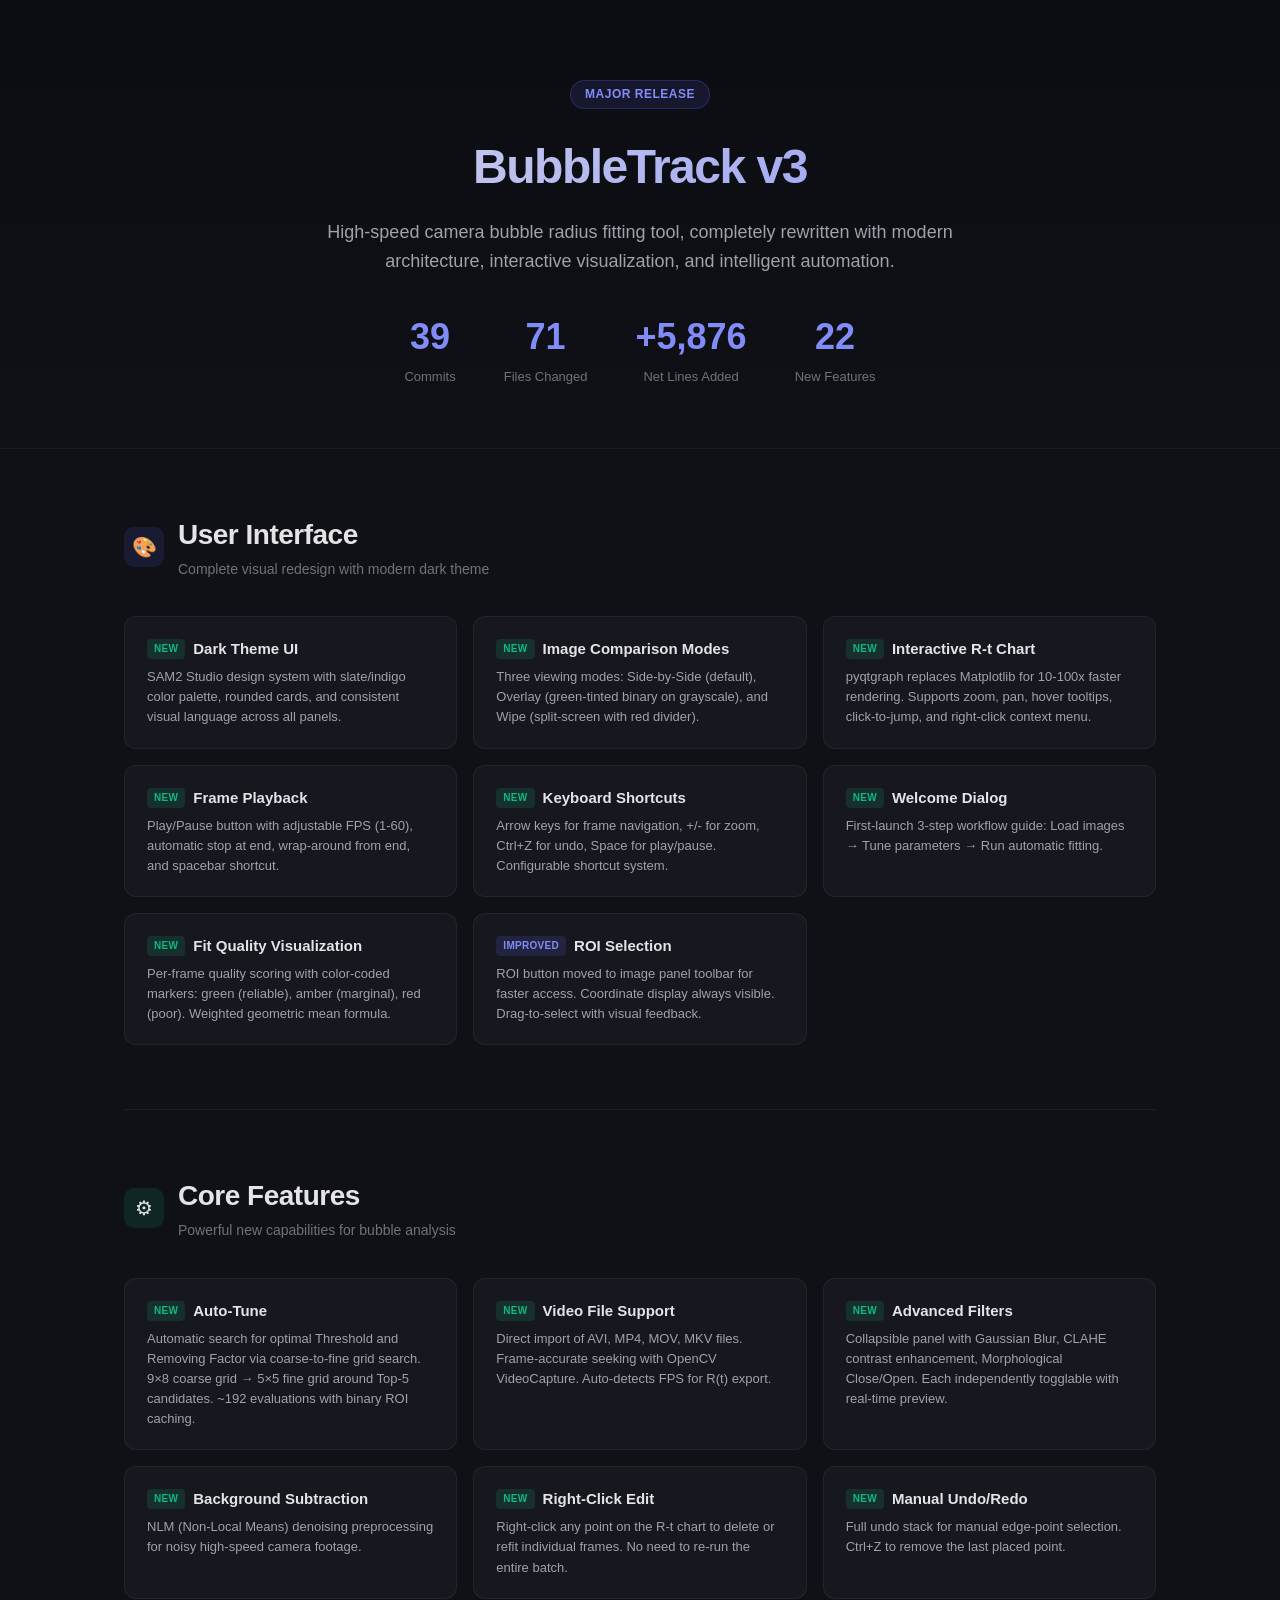
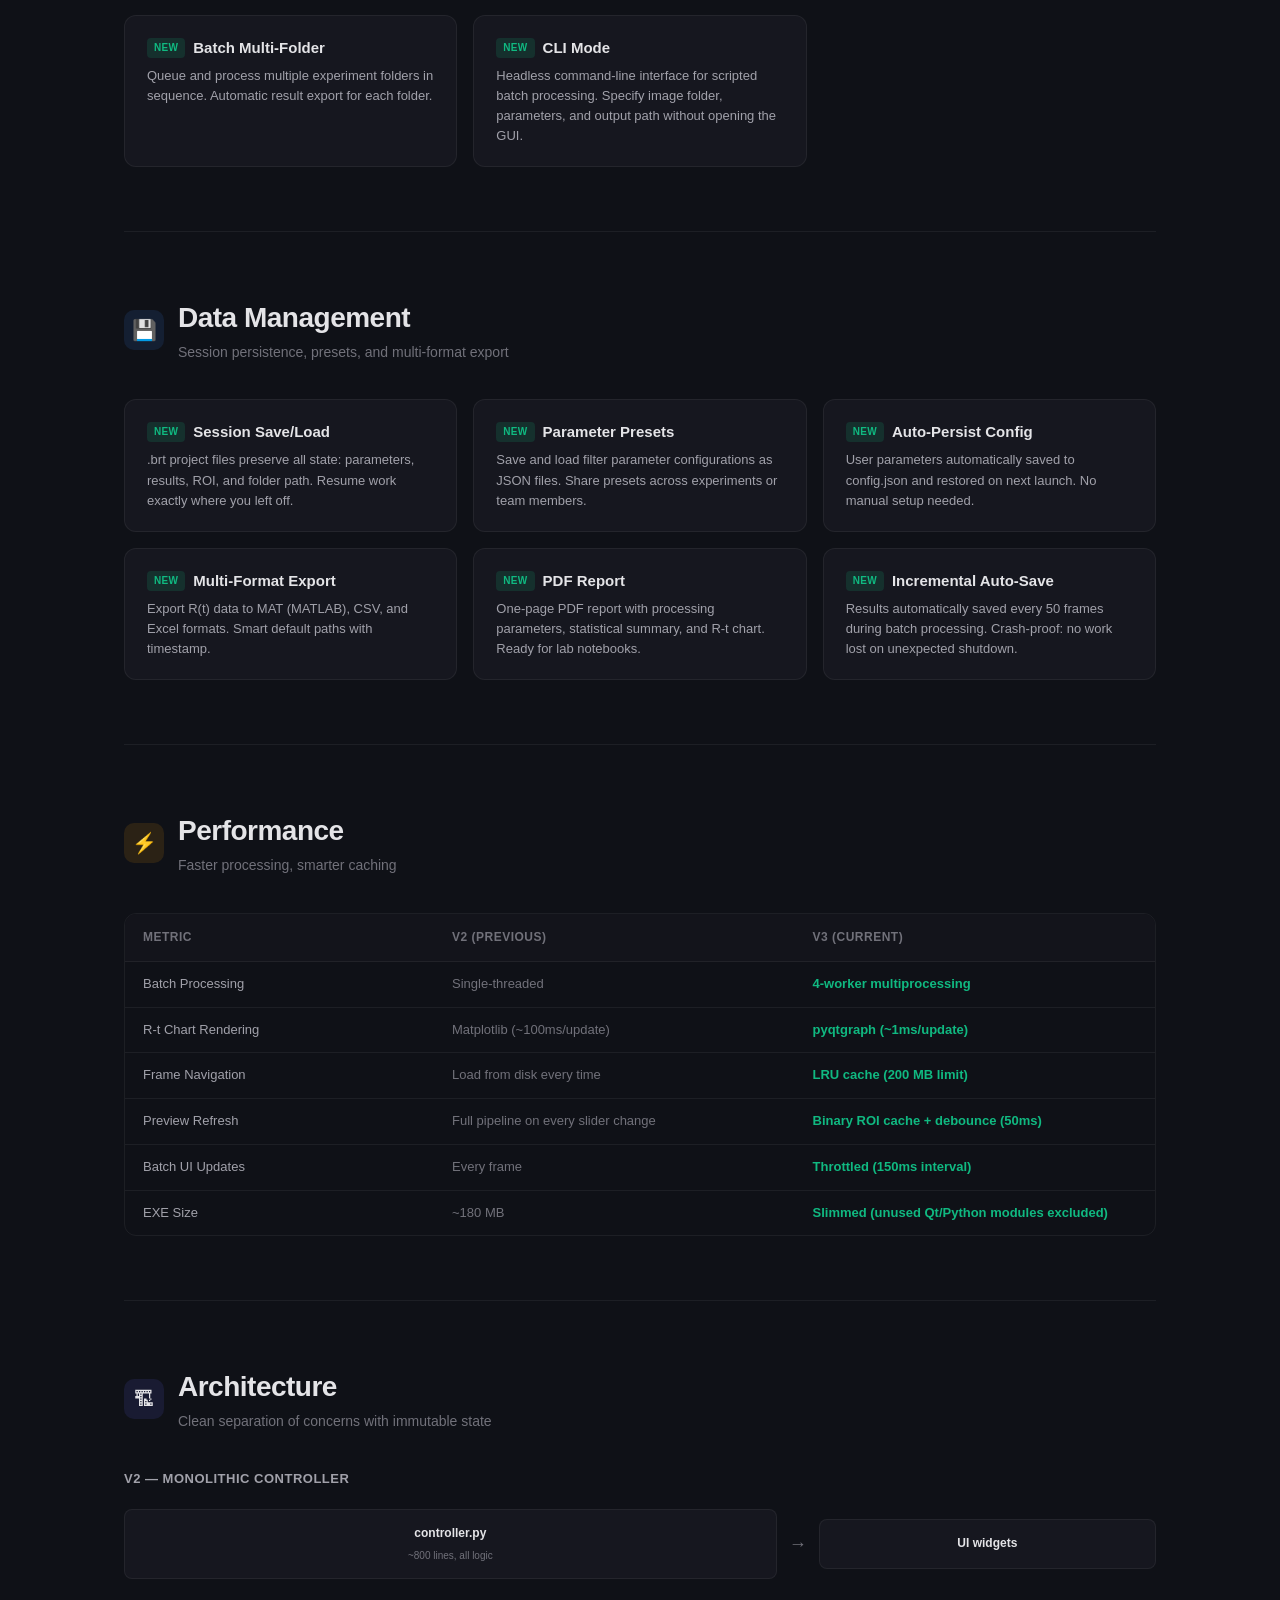
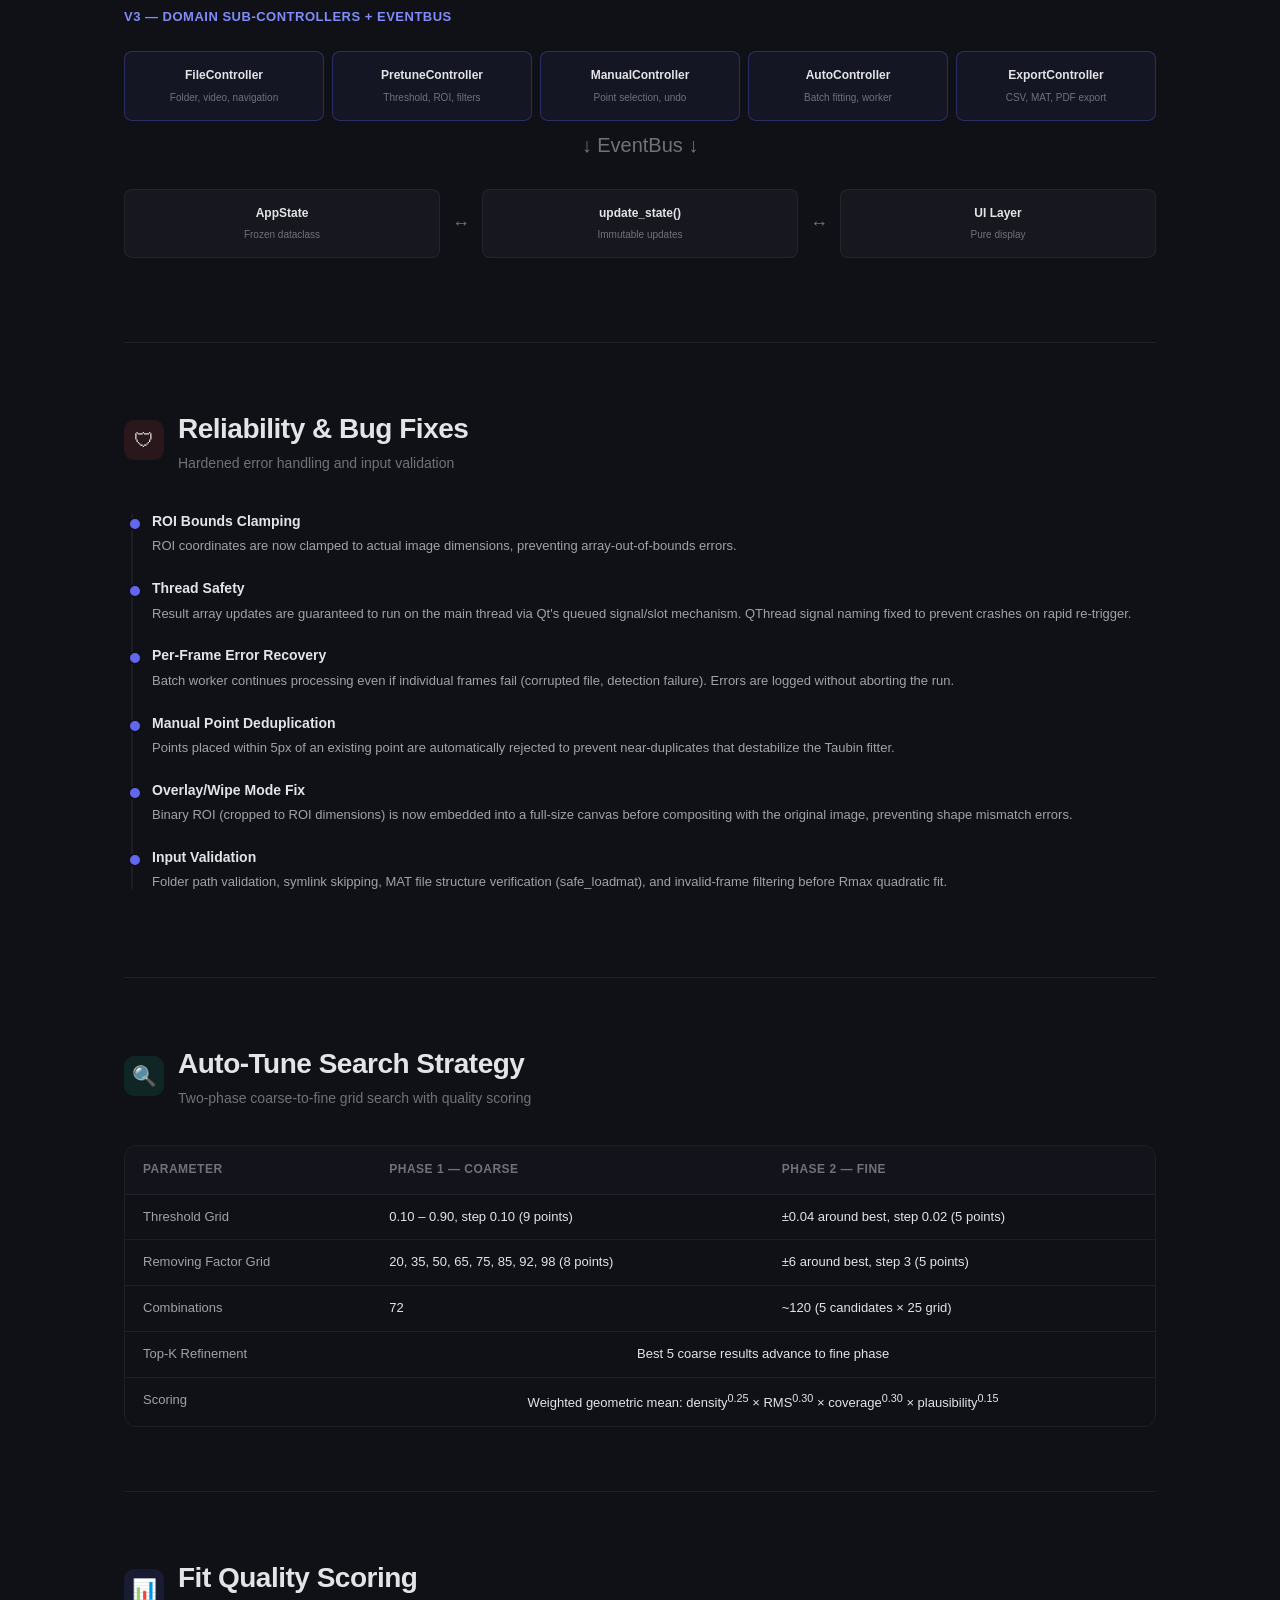
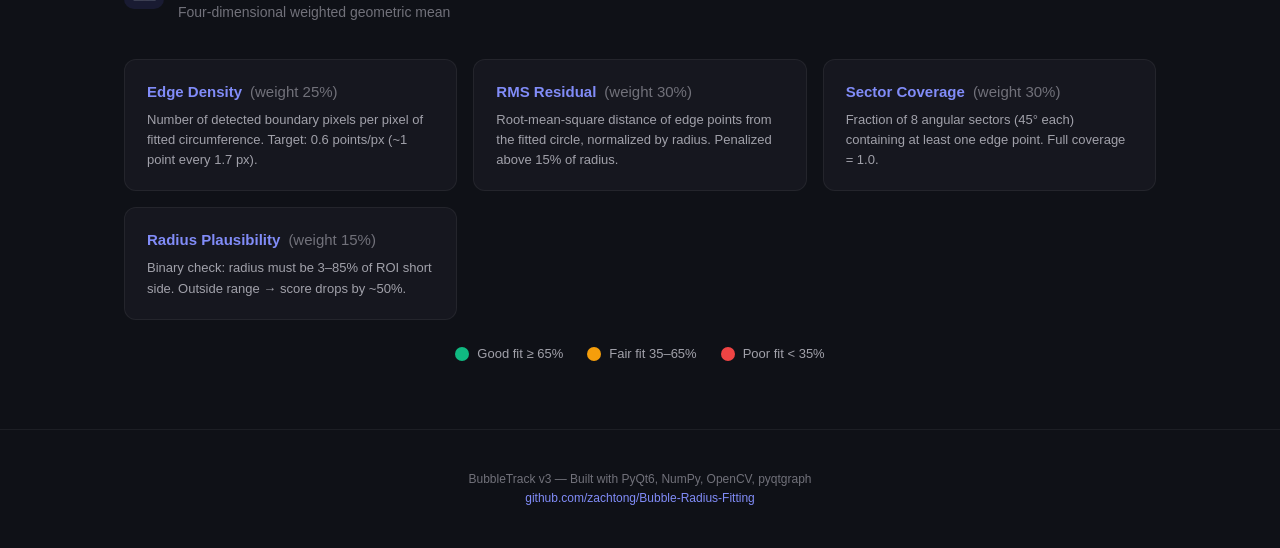
<file: docs/release-notes-v3.html>
<!DOCTYPE html>
<html lang="en">
<head>
<meta charset="UTF-8">
<meta name="viewport" content="width=device-width, initial-scale=1.0">
<title>BubbleTrack v3 — Release Notes</title>
<style>
  :root {
    --bg: #0f1117;
    --surface: #13141b;
    --card: #16171f;
    --border: rgba(255,255,255,0.06);
    --text: #e4e4e7;
    --dim: #a1a1aa;
    --muted: #71717a;
    --indigo: #6366f1;
    --indigo-light: #818cf8;
    --green: #10b981;
    --amber: #f59e0b;
    --red: #ef4444;
    --blue: #3b82f6;
  }

  * { margin: 0; padding: 0; box-sizing: border-box; }

  body {
    font-family: "Segoe UI", "Inter", -apple-system, sans-serif;
    background: var(--bg);
    color: var(--text);
    line-height: 1.6;
    -webkit-font-smoothing: antialiased;
  }

  /* ── Hero ── */
  .hero {
    text-align: center;
    padding: 80px 24px 60px;
    background: linear-gradient(180deg, #0c0d12 0%, var(--bg) 100%);
    border-bottom: 1px solid var(--border);
  }
  .hero-badge {
    display: inline-block;
    background: rgba(99,102,241,0.12);
    color: var(--indigo-light);
    font-size: 12px;
    font-weight: 600;
    padding: 4px 14px;
    border-radius: 100px;
    border: 1px solid rgba(99,102,241,0.25);
    margin-bottom: 20px;
    letter-spacing: 0.5px;
    text-transform: uppercase;
  }
  .hero h1 {
    font-size: 48px;
    font-weight: 800;
    letter-spacing: -1.5px;
    margin-bottom: 12px;
    background: linear-gradient(135deg, #e4e4e7, #818cf8);
    -webkit-background-clip: text;
    -webkit-text-fill-color: transparent;
    background-clip: text;
  }
  .hero p {
    color: var(--dim);
    font-size: 18px;
    max-width: 640px;
    margin: 0 auto 32px;
  }
  .hero-stats {
    display: flex;
    justify-content: center;
    gap: 48px;
    flex-wrap: wrap;
  }
  .stat { text-align: center; }
  .stat-number {
    font-size: 36px;
    font-weight: 800;
    color: var(--indigo-light);
  }
  .stat-label {
    font-size: 13px;
    color: var(--muted);
    margin-top: 2px;
  }

  /* ── Layout ── */
  .container {
    max-width: 1080px;
    margin: 0 auto;
    padding: 0 24px;
  }

  /* ── Section ── */
  .section {
    padding: 64px 0;
    border-bottom: 1px solid var(--border);
  }
  .section:last-child { border-bottom: none; }

  .section-header {
    display: flex;
    align-items: center;
    gap: 14px;
    margin-bottom: 36px;
  }
  .section-icon {
    width: 40px;
    height: 40px;
    border-radius: 10px;
    display: flex;
    align-items: center;
    justify-content: center;
    font-size: 20px;
    flex-shrink: 0;
  }
  .section-icon.indigo { background: rgba(99,102,241,0.12); }
  .section-icon.green  { background: rgba(16,185,129,0.12); }
  .section-icon.amber  { background: rgba(245,158,11,0.12); }
  .section-icon.blue   { background: rgba(59,130,246,0.12); }
  .section-icon.red    { background: rgba(239,68,68,0.12); }

  .section-title {
    font-size: 28px;
    font-weight: 700;
    letter-spacing: -0.5px;
  }
  .section-subtitle {
    font-size: 14px;
    color: var(--muted);
  }

  /* ── Feature grid ── */
  .feature-grid {
    display: grid;
    grid-template-columns: repeat(auto-fill, minmax(310px, 1fr));
    gap: 16px;
  }

  .feature-card {
    background: var(--card);
    border: 1px solid var(--border);
    border-radius: 12px;
    padding: 20px 22px;
    transition: border-color 0.2s, transform 0.15s;
  }
  .feature-card:hover {
    border-color: rgba(99,102,241,0.25);
    transform: translateY(-2px);
  }

  .feature-card h3 {
    font-size: 15px;
    font-weight: 600;
    margin-bottom: 6px;
    display: flex;
    align-items: center;
    gap: 8px;
  }
  .feature-card p {
    font-size: 13px;
    color: var(--dim);
    line-height: 1.55;
  }

  .tag {
    display: inline-block;
    font-size: 10px;
    font-weight: 700;
    padding: 2px 7px;
    border-radius: 4px;
    text-transform: uppercase;
    letter-spacing: 0.3px;
    vertical-align: middle;
  }
  .tag.new      { background: rgba(16,185,129,0.15); color: var(--green); }
  .tag.improved { background: rgba(99,102,241,0.15); color: var(--indigo-light); }
  .tag.perf     { background: rgba(245,158,11,0.15); color: var(--amber); }
  .tag.fix      { background: rgba(239,68,68,0.15); color: var(--red); }

  /* ── Comparison table ── */
  .compare-table {
    width: 100%;
    border-collapse: separate;
    border-spacing: 0;
    border: 1px solid var(--border);
    border-radius: 12px;
    overflow: hidden;
  }
  .compare-table th {
    background: var(--surface);
    font-size: 12px;
    font-weight: 700;
    text-transform: uppercase;
    letter-spacing: 0.5px;
    color: var(--muted);
    padding: 14px 18px;
    text-align: left;
    border-bottom: 1px solid var(--border);
  }
  .compare-table td {
    padding: 12px 18px;
    font-size: 13px;
    border-bottom: 1px solid var(--border);
    vertical-align: top;
  }
  .compare-table tr:last-child td { border-bottom: none; }
  .compare-table tr:hover td { background: rgba(255,255,255,0.02); }
  .compare-table .old { color: var(--muted); }
  .compare-table .new-val { color: var(--green); font-weight: 600; }
  .compare-table .label-col { color: var(--dim); font-weight: 500; }

  /* ── Architecture diagram ── */
  .arch-grid {
    display: grid;
    grid-template-columns: repeat(5, 1fr);
    gap: 8px;
    margin-top: 24px;
  }
  .arch-box {
    background: var(--card);
    border: 1px solid var(--border);
    border-radius: 8px;
    padding: 14px 10px;
    text-align: center;
    font-size: 12px;
    font-weight: 600;
  }
  .arch-box.highlight {
    border-color: rgba(99,102,241,0.3);
    background: rgba(99,102,241,0.06);
  }
  .arch-box small {
    display: block;
    font-weight: 400;
    color: var(--muted);
    font-size: 10px;
    margin-top: 4px;
  }

  .arch-arrow {
    text-align: center;
    color: var(--muted);
    font-size: 20px;
    padding: 8px 0;
  }

  .arch-row {
    display: flex;
    align-items: center;
    gap: 12px;
    margin: 20px 0;
  }
  .arch-row .arch-box { flex: 1; }
  .arch-row .arrow { color: var(--muted); font-size: 18px; flex-shrink: 0; }

  /* ── Timeline ── */
  .timeline { position: relative; padding-left: 28px; }
  .timeline::before {
    content: "";
    position: absolute;
    left: 7px;
    top: 4px;
    bottom: 4px;
    width: 2px;
    background: var(--border);
    border-radius: 1px;
  }
  .timeline-item {
    position: relative;
    margin-bottom: 20px;
  }
  .timeline-item::before {
    content: "";
    position: absolute;
    left: -24px;
    top: 7px;
    width: 10px;
    height: 10px;
    border-radius: 50%;
    background: var(--indigo);
    border: 2px solid var(--bg);
  }
  .timeline-item h4 {
    font-size: 14px;
    font-weight: 600;
    margin-bottom: 4px;
  }
  .timeline-item p {
    font-size: 13px;
    color: var(--dim);
  }

  /* ── Footer ── */
  .footer {
    text-align: center;
    padding: 40px 24px;
    color: var(--muted);
    font-size: 12px;
    border-top: 1px solid var(--border);
  }
  .footer a {
    color: var(--indigo-light);
    text-decoration: none;
  }

  /* ── Responsive ── */
  @media (max-width: 700px) {
    .hero h1 { font-size: 32px; }
    .hero-stats { gap: 24px; }
    .stat-number { font-size: 28px; }
    .feature-grid { grid-template-columns: 1fr; }
    .arch-grid { grid-template-columns: repeat(3, 1fr); }
  }
</style>
</head>
<body>

<!-- ════════════════════ HERO ════════════════════ -->
<div class="hero">
  <div class="hero-badge">Major Release</div>
  <h1>BubbleTrack v3</h1>
  <p>
    High-speed camera bubble radius fitting tool, completely rewritten with
    modern architecture, interactive visualization, and intelligent automation.
  </p>
  <div class="hero-stats">
    <div class="stat">
      <div class="stat-number">39</div>
      <div class="stat-label">Commits</div>
    </div>
    <div class="stat">
      <div class="stat-number">71</div>
      <div class="stat-label">Files Changed</div>
    </div>
    <div class="stat">
      <div class="stat-number">+5,876</div>
      <div class="stat-label">Net Lines Added</div>
    </div>
    <div class="stat">
      <div class="stat-number">22</div>
      <div class="stat-label">New Features</div>
    </div>
  </div>
</div>

<div class="container">

<!-- ════════════════════ UI / UX ════════════════════ -->
<div class="section">
  <div class="section-header">
    <div class="section-icon indigo">&#x1F3A8;</div>
    <div>
      <div class="section-title">User Interface</div>
      <div class="section-subtitle">Complete visual redesign with modern dark theme</div>
    </div>
  </div>
  <div class="feature-grid">
    <div class="feature-card">
      <h3><span class="tag new">New</span> Dark Theme UI</h3>
      <p>SAM2 Studio design system with slate/indigo color palette, rounded cards, and consistent visual language across all panels.</p>
    </div>
    <div class="feature-card">
      <h3><span class="tag new">New</span> Image Comparison Modes</h3>
      <p>Three viewing modes: Side-by-Side (default), Overlay (green-tinted binary on grayscale), and Wipe (split-screen with red divider).</p>
    </div>
    <div class="feature-card">
      <h3><span class="tag new">New</span> Interactive R-t Chart</h3>
      <p>pyqtgraph replaces Matplotlib for 10-100x faster rendering. Supports zoom, pan, hover tooltips, click-to-jump, and right-click context menu.</p>
    </div>
    <div class="feature-card">
      <h3><span class="tag new">New</span> Frame Playback</h3>
      <p>Play/Pause button with adjustable FPS (1-60), automatic stop at end, wrap-around from end, and spacebar shortcut.</p>
    </div>
    <div class="feature-card">
      <h3><span class="tag new">New</span> Keyboard Shortcuts</h3>
      <p>Arrow keys for frame navigation, +/- for zoom, Ctrl+Z for undo, Space for play/pause. Configurable shortcut system.</p>
    </div>
    <div class="feature-card">
      <h3><span class="tag new">New</span> Welcome Dialog</h3>
      <p>First-launch 3-step workflow guide: Load images &rarr; Tune parameters &rarr; Run automatic fitting.</p>
    </div>
    <div class="feature-card">
      <h3><span class="tag new">New</span> Fit Quality Visualization</h3>
      <p>Per-frame quality scoring with color-coded markers: green (reliable), amber (marginal), red (poor). Weighted geometric mean formula.</p>
    </div>
    <div class="feature-card">
      <h3><span class="tag improved">Improved</span> ROI Selection</h3>
      <p>ROI button moved to image panel toolbar for faster access. Coordinate display always visible. Drag-to-select with visual feedback.</p>
    </div>
  </div>
</div>

<!-- ════════════════════ CORE FEATURES ════════════════════ -->
<div class="section">
  <div class="section-header">
    <div class="section-icon green">&#x2699;</div>
    <div>
      <div class="section-title">Core Features</div>
      <div class="section-subtitle">Powerful new capabilities for bubble analysis</div>
    </div>
  </div>
  <div class="feature-grid">
    <div class="feature-card">
      <h3><span class="tag new">New</span> Auto-Tune</h3>
      <p>Automatic search for optimal Threshold and Removing Factor via coarse-to-fine grid search. 9&times;8 coarse grid &rarr; 5&times;5 fine grid around Top-5 candidates. ~192 evaluations with binary ROI caching.</p>
    </div>
    <div class="feature-card">
      <h3><span class="tag new">New</span> Video File Support</h3>
      <p>Direct import of AVI, MP4, MOV, MKV files. Frame-accurate seeking with OpenCV VideoCapture. Auto-detects FPS for R(t) export.</p>
    </div>
    <div class="feature-card">
      <h3><span class="tag new">New</span> Advanced Filters</h3>
      <p>Collapsible panel with Gaussian Blur, CLAHE contrast enhancement, Morphological Close/Open. Each independently togglable with real-time preview.</p>
    </div>
    <div class="feature-card">
      <h3><span class="tag new">New</span> Background Subtraction</h3>
      <p>NLM (Non-Local Means) denoising preprocessing for noisy high-speed camera footage.</p>
    </div>
    <div class="feature-card">
      <h3><span class="tag new">New</span> Right-Click Edit</h3>
      <p>Right-click any point on the R-t chart to delete or refit individual frames. No need to re-run the entire batch.</p>
    </div>
    <div class="feature-card">
      <h3><span class="tag new">New</span> Manual Undo/Redo</h3>
      <p>Full undo stack for manual edge-point selection. Ctrl+Z to remove the last placed point.</p>
    </div>
    <div class="feature-card">
      <h3><span class="tag new">New</span> Batch Multi-Folder</h3>
      <p>Queue and process multiple experiment folders in sequence. Automatic result export for each folder.</p>
    </div>
    <div class="feature-card">
      <h3><span class="tag new">New</span> CLI Mode</h3>
      <p>Headless command-line interface for scripted batch processing. Specify image folder, parameters, and output path without opening the GUI.</p>
    </div>
  </div>
</div>

<!-- ════════════════════ DATA & EXPORT ════════════════════ -->
<div class="section">
  <div class="section-header">
    <div class="section-icon blue">&#x1F4BE;</div>
    <div>
      <div class="section-title">Data Management</div>
      <div class="section-subtitle">Session persistence, presets, and multi-format export</div>
    </div>
  </div>
  <div class="feature-grid">
    <div class="feature-card">
      <h3><span class="tag new">New</span> Session Save/Load</h3>
      <p>.brt project files preserve all state: parameters, results, ROI, and folder path. Resume work exactly where you left off.</p>
    </div>
    <div class="feature-card">
      <h3><span class="tag new">New</span> Parameter Presets</h3>
      <p>Save and load filter parameter configurations as JSON files. Share presets across experiments or team members.</p>
    </div>
    <div class="feature-card">
      <h3><span class="tag new">New</span> Auto-Persist Config</h3>
      <p>User parameters automatically saved to config.json and restored on next launch. No manual setup needed.</p>
    </div>
    <div class="feature-card">
      <h3><span class="tag new">New</span> Multi-Format Export</h3>
      <p>Export R(t) data to MAT (MATLAB), CSV, and Excel formats. Smart default paths with timestamp.</p>
    </div>
    <div class="feature-card">
      <h3><span class="tag new">New</span> PDF Report</h3>
      <p>One-page PDF report with processing parameters, statistical summary, and R-t chart. Ready for lab notebooks.</p>
    </div>
    <div class="feature-card">
      <h3><span class="tag new">New</span> Incremental Auto-Save</h3>
      <p>Results automatically saved every 50 frames during batch processing. Crash-proof: no work lost on unexpected shutdown.</p>
    </div>
  </div>
</div>

<!-- ════════════════════ PERFORMANCE ════════════════════ -->
<div class="section">
  <div class="section-header">
    <div class="section-icon amber">&#x26A1;</div>
    <div>
      <div class="section-title">Performance</div>
      <div class="section-subtitle">Faster processing, smarter caching</div>
    </div>
  </div>

  <table class="compare-table">
    <thead>
      <tr>
        <th style="width:30%;">Metric</th>
        <th style="width:35%;">v2 (Previous)</th>
        <th style="width:35%;">v3 (Current)</th>
      </tr>
    </thead>
    <tbody>
      <tr>
        <td class="label-col">Batch Processing</td>
        <td class="old">Single-threaded</td>
        <td class="new-val">4-worker multiprocessing</td>
      </tr>
      <tr>
        <td class="label-col">R-t Chart Rendering</td>
        <td class="old">Matplotlib (~100ms/update)</td>
        <td class="new-val">pyqtgraph (~1ms/update)</td>
      </tr>
      <tr>
        <td class="label-col">Frame Navigation</td>
        <td class="old">Load from disk every time</td>
        <td class="new-val">LRU cache (200 MB limit)</td>
      </tr>
      <tr>
        <td class="label-col">Preview Refresh</td>
        <td class="old">Full pipeline on every slider change</td>
        <td class="new-val">Binary ROI cache + debounce (50ms)</td>
      </tr>
      <tr>
        <td class="label-col">Batch UI Updates</td>
        <td class="old">Every frame</td>
        <td class="new-val">Throttled (150ms interval)</td>
      </tr>
      <tr>
        <td class="label-col">EXE Size</td>
        <td class="old">~180 MB</td>
        <td class="new-val">Slimmed (unused Qt/Python modules excluded)</td>
      </tr>
    </tbody>
  </table>
</div>

<!-- ════════════════════ ARCHITECTURE ════════════════════ -->
<div class="section">
  <div class="section-header">
    <div class="section-icon indigo">&#x1F3D7;</div>
    <div>
      <div class="section-title">Architecture</div>
      <div class="section-subtitle">Clean separation of concerns with immutable state</div>
    </div>
  </div>

  <div style="margin-bottom: 28px;">
    <h4 style="color:var(--dim); font-size:13px; margin-bottom: 12px; text-transform: uppercase; letter-spacing: 0.5px;">
      v2 &mdash; Monolithic Controller
    </h4>
    <div class="arch-row">
      <div class="arch-box" style="flex:2;">controller.py<small>~800 lines, all logic</small></div>
      <div class="arrow">&rarr;</div>
      <div class="arch-box">UI widgets</div>
    </div>
  </div>

  <div>
    <h4 style="color:var(--indigo-light); font-size:13px; margin-bottom: 12px; text-transform: uppercase; letter-spacing: 0.5px;">
      v3 &mdash; Domain Sub-Controllers + EventBus
    </h4>
    <div class="arch-grid">
      <div class="arch-box highlight">FileController<small>Folder, video, navigation</small></div>
      <div class="arch-box highlight">PretuneController<small>Threshold, ROI, filters</small></div>
      <div class="arch-box highlight">ManualController<small>Point selection, undo</small></div>
      <div class="arch-box highlight">AutoController<small>Batch fitting, worker</small></div>
      <div class="arch-box highlight">ExportController<small>CSV, MAT, PDF export</small></div>
    </div>
    <div class="arch-arrow">&darr; EventBus &darr;</div>
    <div class="arch-row">
      <div class="arch-box">AppState<small>Frozen dataclass</small></div>
      <div class="arrow">&harr;</div>
      <div class="arch-box">update_state()<small>Immutable updates</small></div>
      <div class="arrow">&harr;</div>
      <div class="arch-box">UI Layer<small>Pure display</small></div>
    </div>
  </div>
</div>

<!-- ════════════════════ BUG FIXES ════════════════════ -->
<div class="section">
  <div class="section-header">
    <div class="section-icon red">&#x1F6E1;</div>
    <div>
      <div class="section-title">Reliability &amp; Bug Fixes</div>
      <div class="section-subtitle">Hardened error handling and input validation</div>
    </div>
  </div>
  <div class="timeline">
    <div class="timeline-item">
      <h4>ROI Bounds Clamping</h4>
      <p>ROI coordinates are now clamped to actual image dimensions, preventing array-out-of-bounds errors.</p>
    </div>
    <div class="timeline-item">
      <h4>Thread Safety</h4>
      <p>Result array updates are guaranteed to run on the main thread via Qt's queued signal/slot mechanism. QThread signal naming fixed to prevent crashes on rapid re-trigger.</p>
    </div>
    <div class="timeline-item">
      <h4>Per-Frame Error Recovery</h4>
      <p>Batch worker continues processing even if individual frames fail (corrupted file, detection failure). Errors are logged without aborting the run.</p>
    </div>
    <div class="timeline-item">
      <h4>Manual Point Deduplication</h4>
      <p>Points placed within 5px of an existing point are automatically rejected to prevent near-duplicates that destabilize the Taubin fitter.</p>
    </div>
    <div class="timeline-item">
      <h4>Overlay/Wipe Mode Fix</h4>
      <p>Binary ROI (cropped to ROI dimensions) is now embedded into a full-size canvas before compositing with the original image, preventing shape mismatch errors.</p>
    </div>
    <div class="timeline-item">
      <h4>Input Validation</h4>
      <p>Folder path validation, symlink skipping, MAT file structure verification (safe_loadmat), and invalid-frame filtering before Rmax quadratic fit.</p>
    </div>
  </div>
</div>

<!-- ════════════════════ AUTO-TUNE DETAIL ════════════════════ -->
<div class="section">
  <div class="section-header">
    <div class="section-icon green">&#x1F50D;</div>
    <div>
      <div class="section-title">Auto-Tune Search Strategy</div>
      <div class="section-subtitle">Two-phase coarse-to-fine grid search with quality scoring</div>
    </div>
  </div>

  <table class="compare-table">
    <thead>
      <tr>
        <th>Parameter</th>
        <th>Phase 1 — Coarse</th>
        <th>Phase 2 — Fine</th>
      </tr>
    </thead>
    <tbody>
      <tr>
        <td class="label-col">Threshold Grid</td>
        <td>0.10 &ndash; 0.90, step 0.10 (9 points)</td>
        <td>&plusmn;0.04 around best, step 0.02 (5 points)</td>
      </tr>
      <tr>
        <td class="label-col">Removing Factor Grid</td>
        <td>20, 35, 50, 65, 75, 85, 92, 98 (8 points)</td>
        <td>&plusmn;6 around best, step 3 (5 points)</td>
      </tr>
      <tr>
        <td class="label-col">Combinations</td>
        <td>72</td>
        <td>~120 (5 candidates &times; 25 grid)</td>
      </tr>
      <tr>
        <td class="label-col">Top-K Refinement</td>
        <td colspan="2" style="text-align:center;">Best 5 coarse results advance to fine phase</td>
      </tr>
      <tr>
        <td class="label-col">Scoring</td>
        <td colspan="2" style="text-align:center;">
          Weighted geometric mean: density<sup>0.25</sup> &times; RMS<sup>0.30</sup> &times; coverage<sup>0.30</sup> &times; plausibility<sup>0.15</sup>
        </td>
      </tr>
    </tbody>
  </table>
</div>

<!-- ════════════════════ QUALITY SCORING ════════════════════ -->
<div class="section">
  <div class="section-header">
    <div class="section-icon indigo">&#x1F4CA;</div>
    <div>
      <div class="section-title">Fit Quality Scoring</div>
      <div class="section-subtitle">Four-dimensional weighted geometric mean</div>
    </div>
  </div>
  <div class="feature-grid">
    <div class="feature-card">
      <h3 style="color:#818cf8;">Edge Density <span style="color:var(--muted);font-weight:400;">(weight 25%)</span></h3>
      <p>Number of detected boundary pixels per pixel of fitted circumference. Target: 0.6 points/px (~1 point every 1.7 px).</p>
    </div>
    <div class="feature-card">
      <h3 style="color:#818cf8;">RMS Residual <span style="color:var(--muted);font-weight:400;">(weight 30%)</span></h3>
      <p>Root-mean-square distance of edge points from the fitted circle, normalized by radius. Penalized above 15% of radius.</p>
    </div>
    <div class="feature-card">
      <h3 style="color:#818cf8;">Sector Coverage <span style="color:var(--muted);font-weight:400;">(weight 30%)</span></h3>
      <p>Fraction of 8 angular sectors (45&deg; each) containing at least one edge point. Full coverage = 1.0.</p>
    </div>
    <div class="feature-card">
      <h3 style="color:#818cf8;">Radius Plausibility <span style="color:var(--muted);font-weight:400;">(weight 15%)</span></h3>
      <p>Binary check: radius must be 3&ndash;85% of ROI short side. Outside range &rarr; score drops by ~50%.</p>
    </div>
  </div>

  <div style="margin-top:24px; display:flex; gap:24px; justify-content:center; flex-wrap:wrap;">
    <div style="display:flex; align-items:center; gap:8px;">
      <span style="display:inline-block;width:14px;height:14px;border-radius:50%;background:#10b981;"></span>
      <span style="font-size:13px;color:var(--dim);">Good fit &ge; 65%</span>
    </div>
    <div style="display:flex; align-items:center; gap:8px;">
      <span style="display:inline-block;width:14px;height:14px;border-radius:50%;background:#f59e0b;"></span>
      <span style="font-size:13px;color:var(--dim);">Fair fit 35&ndash;65%</span>
    </div>
    <div style="display:flex; align-items:center; gap:8px;">
      <span style="display:inline-block;width:14px;height:14px;border-radius:50%;background:#ef4444;"></span>
      <span style="font-size:13px;color:var(--dim);">Poor fit &lt; 35%</span>
    </div>
  </div>
</div>

</div><!-- /.container -->

<div class="footer">
  BubbleTrack v3 &mdash; Built with PyQt6, NumPy, OpenCV, pyqtgraph<br>
  <a href="https://github.com/zachtong/Bubble-Radius-Fitting" target="_blank">github.com/zachtong/Bubble-Radius-Fitting</a>
</div>

</body>
</html>
</file>
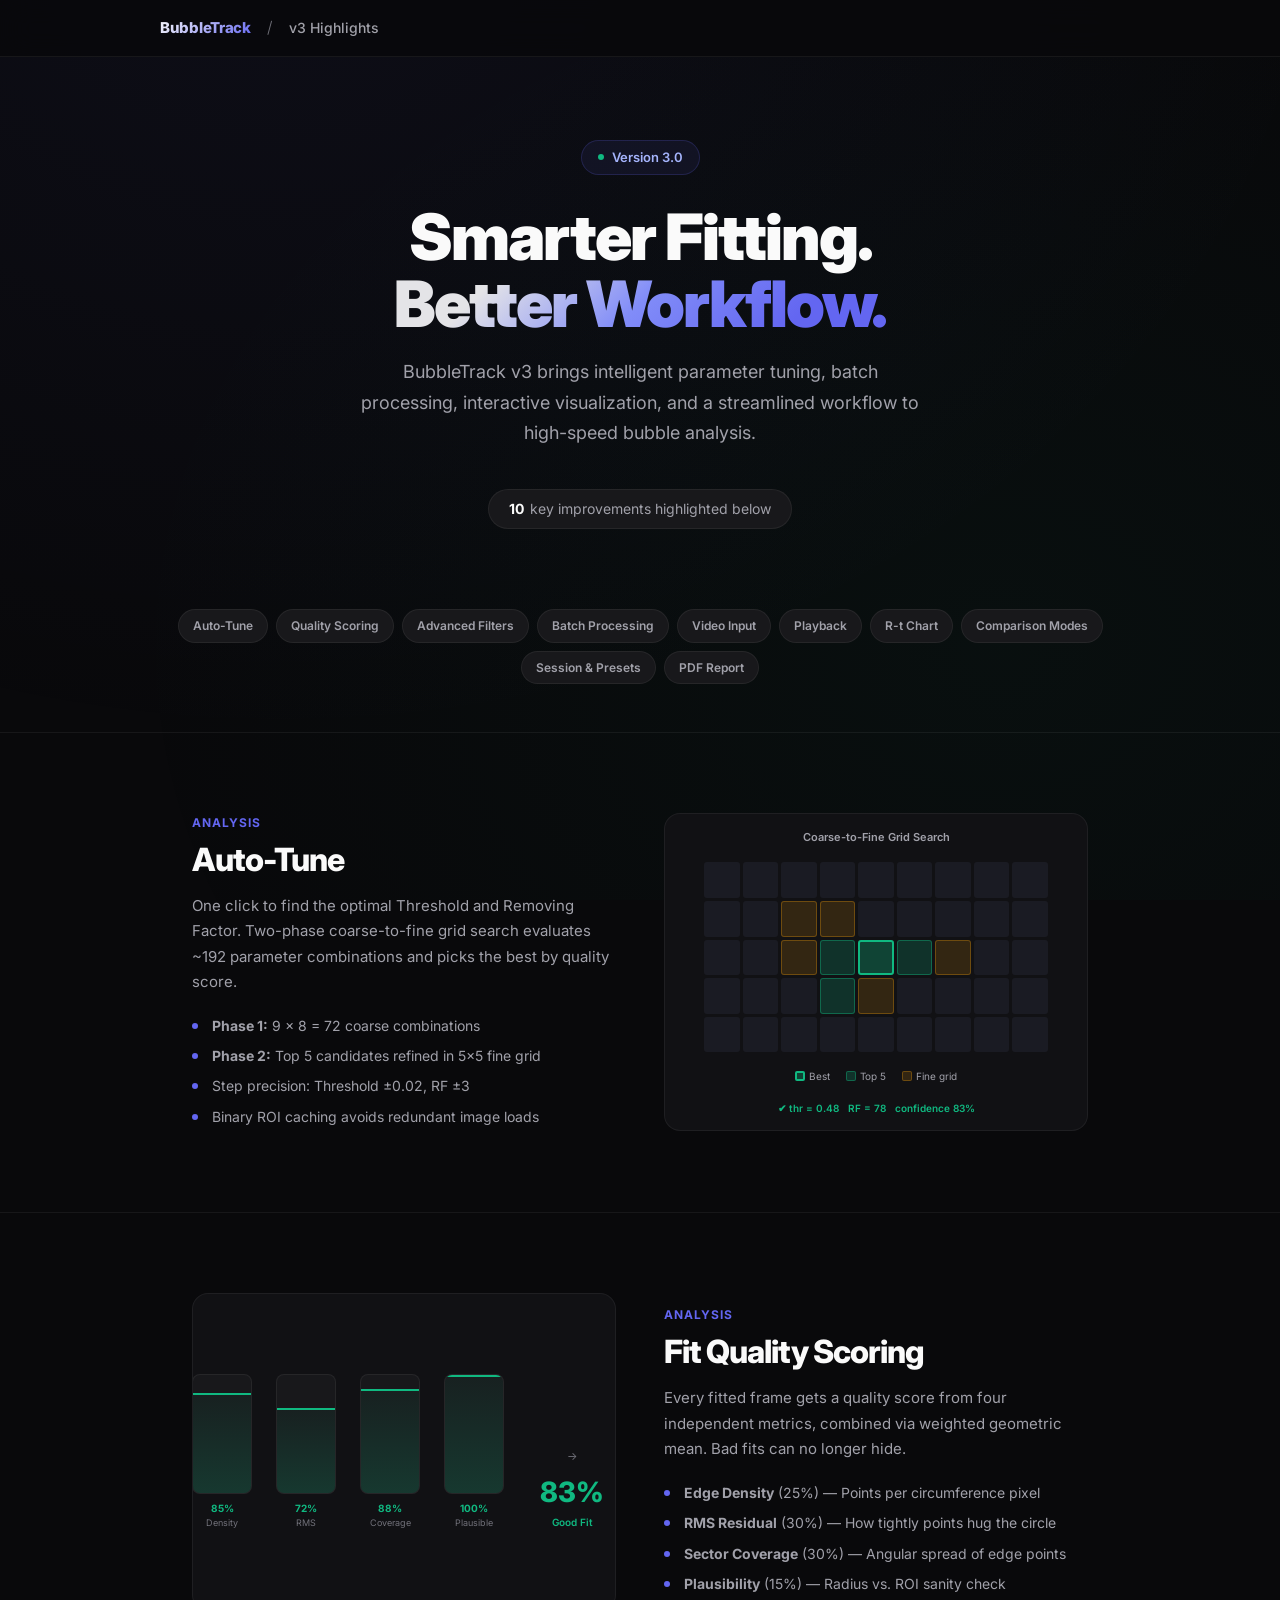
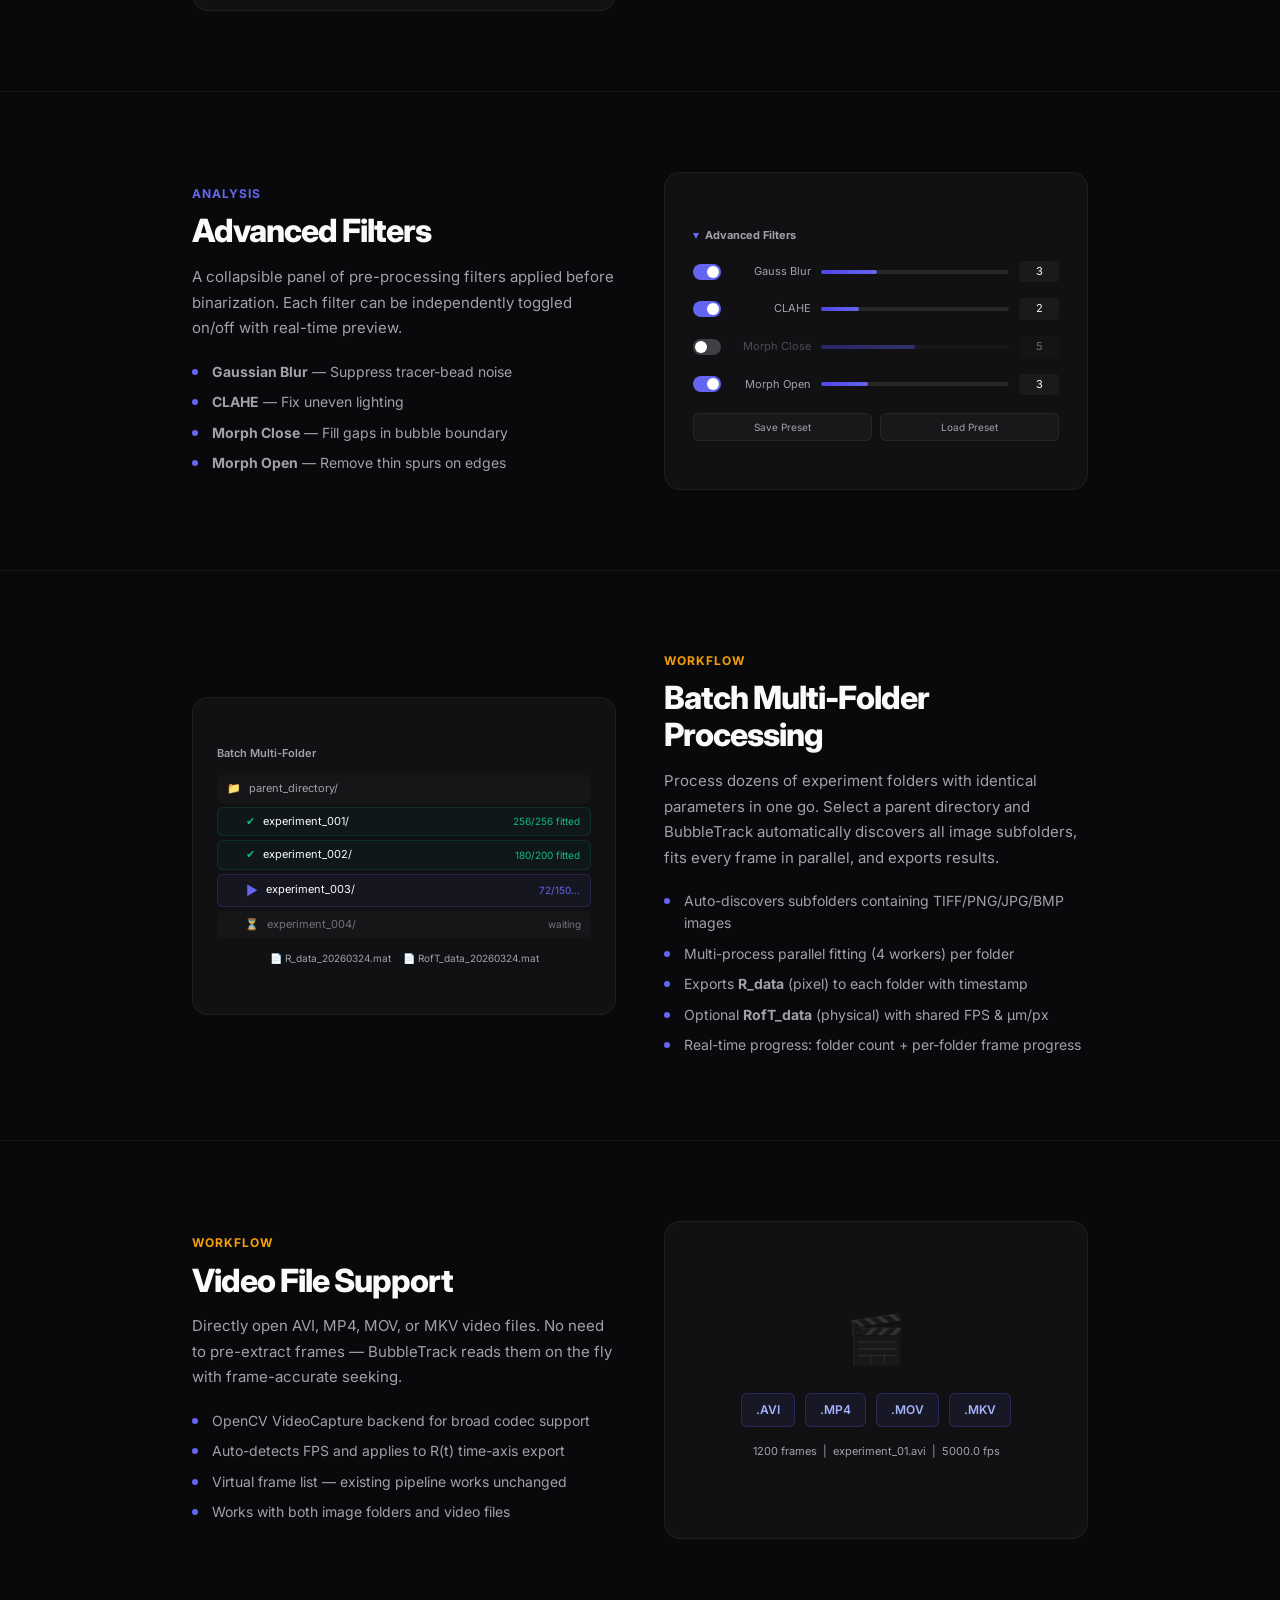
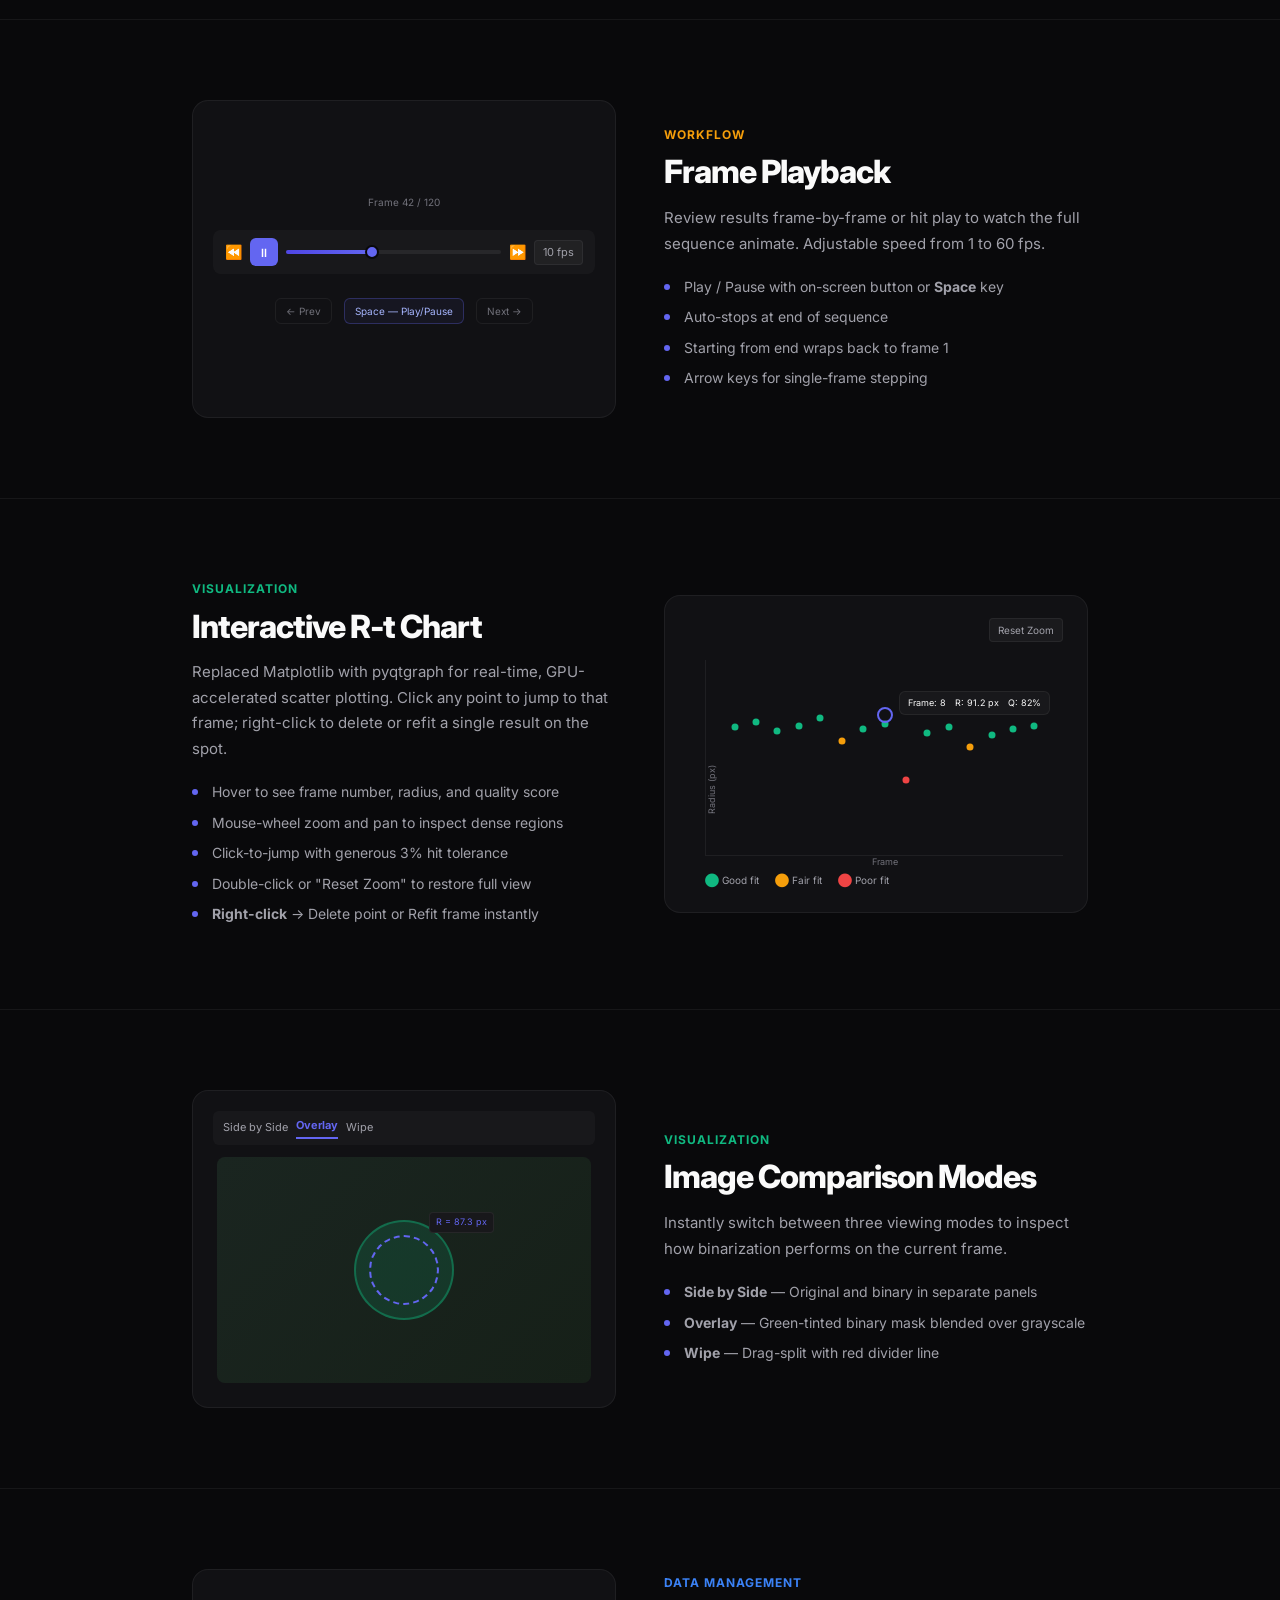
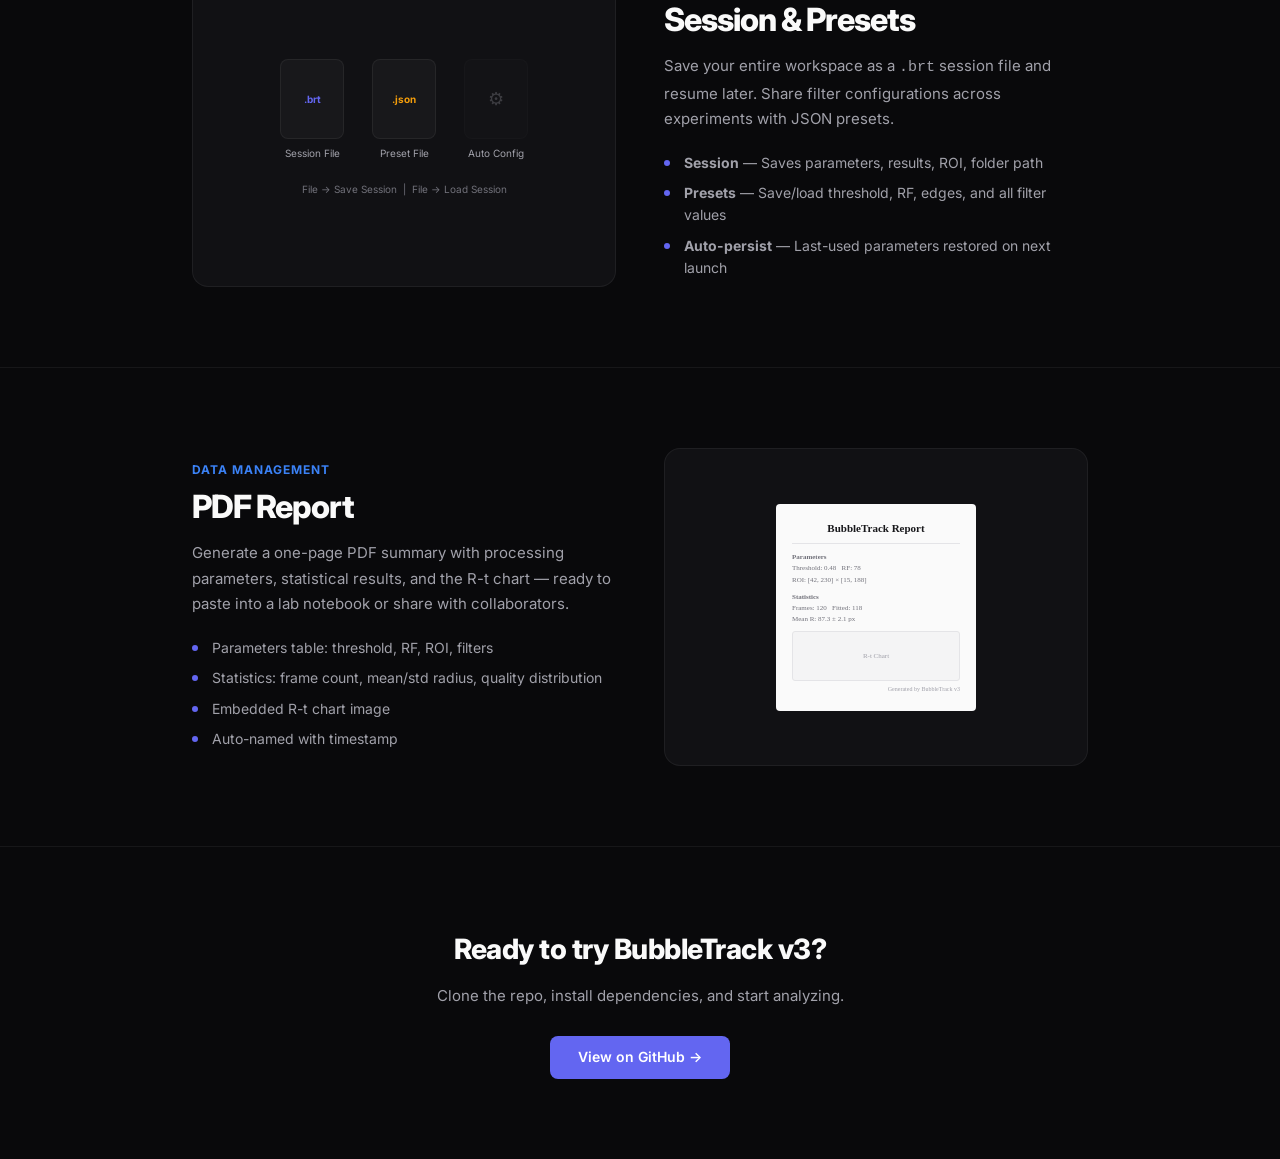
<file: docs/v3-highlights.html>
<!DOCTYPE html>
<html lang="en">
<head>
<meta charset="UTF-8">
<meta name="viewport" content="width=device-width, initial-scale=1.0">
<title>BubbleTrack v3 — What's New</title>
<style>
  @import url('https://fonts.googleapis.com/css2?family=Inter:wght@400;500;600;700;800;900&display=swap');

  :root {
    --bg: #09090b;
    --surface: #111114;
    --card: #18181b;
    --border: rgba(255,255,255,0.06);
    --text: #fafafa;
    --dim: #a1a1aa;
    --muted: #71717a;
    --indigo: #6366f1;
    --indigo-glow: rgba(99,102,241,0.35);
    --green: #10b981;
    --amber: #f59e0b;
    --red: #ef4444;
    --blue: #3b82f6;
  }

  * { margin: 0; padding: 0; box-sizing: border-box; }

  html { scroll-behavior: smooth; }

  body {
    font-family: "Inter", -apple-system, sans-serif;
    background: var(--bg);
    color: var(--text);
    line-height: 1.6;
    -webkit-font-smoothing: antialiased;
    overflow-x: hidden;
  }

  /* ── Utility ── */
  .container { max-width: 960px; margin: 0 auto; padding: 0 32px; }

  /* ── Animated gradient bg ── */
  .glow-bg {
    position: fixed;
    top: -40%; left: -20%;
    width: 140%; height: 140%;
    background: radial-gradient(ellipse at 30% 20%, rgba(99,102,241,0.06) 0%, transparent 60%),
                radial-gradient(ellipse at 70% 80%, rgba(16,185,129,0.04) 0%, transparent 50%);
    pointer-events: none;
    z-index: 0;
  }

  /* ── Nav ── */
  nav {
    position: fixed; top: 0; left: 0; right: 0; z-index: 100;
    background: rgba(9,9,11,0.85);
    backdrop-filter: blur(16px);
    border-bottom: 1px solid var(--border);
    padding: 0 32px;
  }
  nav .inner {
    max-width: 960px; margin: 0 auto;
    display: flex; align-items: center; height: 56px; gap: 16px;
  }
  nav .logo {
    font-weight: 800; font-size: 15px; letter-spacing: -0.3px;
    background: linear-gradient(135deg, var(--text), var(--indigo));
    -webkit-background-clip: text; -webkit-text-fill-color: transparent;
  }
  nav .sep { color: var(--muted); font-weight: 300; }
  nav .page-title { color: var(--dim); font-size: 14px; font-weight: 500; }

  /* ── Hero ── */
  .hero {
    position: relative; z-index: 1;
    padding: 140px 32px 80px;
    text-align: center;
  }
  .hero .version-pill {
    display: inline-flex; align-items: center; gap: 8px;
    background: rgba(99,102,241,0.08);
    border: 1px solid rgba(99,102,241,0.2);
    color: #a5b4fc;
    font-size: 13px; font-weight: 600;
    padding: 6px 16px; border-radius: 100px;
    margin-bottom: 28px;
  }
  .hero .version-pill .dot {
    width: 6px; height: 6px; border-radius: 50%;
    background: var(--green);
    animation: pulse 2s infinite;
  }
  @keyframes pulse {
    0%, 100% { opacity: 1; }
    50% { opacity: 0.4; }
  }
  .hero h1 {
    font-size: clamp(40px, 6vw, 64px);
    font-weight: 900;
    letter-spacing: -2px;
    line-height: 1.05;
    margin-bottom: 20px;
  }
  .hero h1 .gradient {
    background: linear-gradient(135deg, #e4e4e7 20%, #818cf8 50%, #6366f1 80%);
    -webkit-background-clip: text; -webkit-text-fill-color: transparent;
  }
  .hero .subtitle {
    font-size: 18px; color: var(--dim);
    max-width: 560px; margin: 0 auto 40px;
    line-height: 1.7;
  }
  .hero .count-row {
    display: inline-flex; align-items: center; gap: 6px;
    background: var(--card);
    border: 1px solid var(--border);
    border-radius: 100px;
    padding: 8px 20px;
    font-size: 14px; color: var(--dim);
  }
  .hero .count-row strong { color: var(--text); font-weight: 700; }

  /* ── Feature sections ── */
  .feature-section {
    position: relative; z-index: 1;
    padding: 80px 0;
    border-top: 1px solid var(--border);
  }

  .feature-section .inner {
    max-width: 960px; margin: 0 auto; padding: 0 32px;
    display: grid;
    grid-template-columns: 1fr 1fr;
    gap: 48px;
    align-items: center;
  }
  .feature-section.reverse .inner {
    direction: rtl;
  }
  .feature-section.reverse .inner > * {
    direction: ltr;
  }

  .feature-text { }
  .feature-text .category {
    font-size: 12px; font-weight: 700; text-transform: uppercase;
    letter-spacing: 1px; margin-bottom: 10px;
  }
  .feature-text .category.analysis { color: var(--indigo); }
  .feature-text .category.viz { color: var(--green); }
  .feature-text .category.workflow { color: var(--amber); }
  .feature-text .category.data { color: var(--blue); }

  .feature-text h2 {
    font-size: 32px; font-weight: 800; letter-spacing: -1px;
    margin-bottom: 14px; line-height: 1.15;
  }
  .feature-text p {
    font-size: 15px; color: var(--dim); line-height: 1.7;
    margin-bottom: 16px;
  }
  .feature-text ul {
    list-style: none; padding: 0;
  }
  .feature-text ul li {
    font-size: 14px; color: var(--dim);
    padding: 4px 0 4px 20px;
    position: relative;
  }
  .feature-text ul li::before {
    content: "";
    position: absolute; left: 0; top: 12px;
    width: 6px; height: 6px; border-radius: 50%;
    background: var(--indigo);
  }

  /* ── Feature visual (mock/diagram) ── */
  .feature-visual {
    background: var(--surface);
    border: 1px solid var(--border);
    border-radius: 16px;
    overflow: hidden;
    aspect-ratio: 4 / 3;
    display: flex;
    align-items: center;
    justify-content: center;
    position: relative;
  }

  /* Mock UI inside visual panels */
  .mock {
    width: 100%; height: 100%;
    padding: 20px;
    display: flex;
    flex-direction: column;
    gap: 8px;
    font-size: 11px;
    color: var(--dim);
  }
  .mock-bar {
    display: flex; align-items: center; gap: 8px;
    padding: 6px 10px;
    background: rgba(255,255,255,0.03);
    border-radius: 6px;
    font-size: 11px;
  }
  .mock-bar .active {
    color: var(--indigo); font-weight: 700;
    border-bottom: 2px solid var(--indigo);
    padding-bottom: 2px;
  }

  /* Chart mock */
  .chart-mock {
    flex: 1;
    position: relative;
    border-left: 1px solid var(--border);
    border-bottom: 1px solid var(--border);
    margin: 8px 4px 4px 20px;
  }
  .chart-mock .y-label {
    position: absolute; left: -18px; top: 50%;
    transform: rotate(-90deg) translateX(-50%);
    font-size: 9px; color: var(--muted); white-space: nowrap;
  }
  .chart-mock .x-label {
    position: absolute; bottom: -14px; left: 50%;
    transform: translateX(-50%);
    font-size: 9px; color: var(--muted);
  }
  .chart-dot {
    position: absolute;
    width: 7px; height: 7px;
    border-radius: 50%;
    transform: translate(-50%, -50%);
  }
  .chart-dot.green  { background: var(--green); }
  .chart-dot.amber  { background: var(--amber); }
  .chart-dot.red    { background: var(--red); }
  .chart-dot.highlight {
    width: 16px; height: 16px;
    background: none;
    border: 2px solid var(--indigo);
    border-radius: 50%;
  }
  .chart-tooltip {
    position: absolute;
    background: var(--card);
    border: 1px solid var(--border);
    border-radius: 6px;
    padding: 4px 8px;
    font-size: 9px;
    color: var(--text);
    white-space: nowrap;
    pointer-events: none;
  }

  /* Comparison mock */
  .compare-mock {
    flex: 1; display: flex; gap: 2px;
    margin: 4px;
    border-radius: 8px;
    overflow: hidden;
  }
  .compare-half {
    flex: 1;
    display: flex; align-items: center; justify-content: center;
    position: relative;
  }
  .compare-half.gray  { background: #1a1b23; }
  .compare-half.green-tint { background: linear-gradient(135deg, #1a2520, #162018); }
  .compare-divider {
    width: 2px; background: var(--red); flex-shrink: 0;
  }
  .compare-half .circle-outline {
    width: 80px; height: 80px;
    border: 2px solid var(--indigo);
    border-radius: 50%;
    position: relative;
  }
  .compare-half .circle-fill {
    width: 80px; height: 80px;
    border: 2px solid rgba(255,255,255,0.3);
    border-radius: 50%;
    background: rgba(255,255,255,0.08);
  }

  /* Playback mock */
  .playback-mock {
    display: flex; align-items: center; gap: 8px;
    padding: 8px 12px;
    background: rgba(255,255,255,0.03);
    border-radius: 8px;
  }
  .play-btn {
    width: 28px; height: 28px;
    border-radius: 6px;
    background: var(--indigo);
    display: flex; align-items: center; justify-content: center;
    color: white; font-size: 12px;
  }
  .scrub-track {
    flex: 1; height: 4px;
    background: #27272a; border-radius: 2px;
    position: relative;
  }
  .scrub-fill {
    height: 100%; width: 40%;
    background: linear-gradient(90deg, #4f46e5, #6366f1);
    border-radius: 2px;
  }
  .scrub-thumb {
    position: absolute; top: -5px; left: 40%;
    width: 14px; height: 14px;
    background: var(--indigo); border-radius: 50%;
    transform: translateX(-50%);
    border: 2px solid var(--bg);
  }

  /* Slider mock */
  .slider-mock {
    display: flex; align-items: center; gap: 10px;
    padding: 6px 0;
  }
  .slider-mock .label { width: 80px; font-size: 11px; color: var(--dim); text-align: right; }
  .slider-mock .track {
    flex: 1; height: 4px; background: #27272a; border-radius: 2px;
    position: relative;
  }
  .slider-mock .fill {
    height: 100%; border-radius: 2px;
    background: linear-gradient(90deg, #4f46e5, #6366f1);
  }
  .slider-mock .value {
    width: 40px; font-size: 11px; color: var(--text);
    text-align: center;
    background: rgba(255,255,255,0.04);
    padding: 2px 4px; border-radius: 4px;
  }

  /* Toggle mock */
  .toggle-row {
    display: flex; align-items: center; gap: 8px;
    padding: 4px 0; font-size: 11px; color: var(--dim);
  }
  .toggle-switch {
    width: 28px; height: 16px;
    background: var(--indigo); border-radius: 8px;
    position: relative;
  }
  .toggle-switch.off { background: #3f3f46; }
  .toggle-switch::after {
    content: "";
    position: absolute; top: 2px; right: 2px;
    width: 12px; height: 12px;
    background: white; border-radius: 50%;
  }
  .toggle-switch.off::after { right: auto; left: 2px; }

  /* Menu mock */
  .menu-mock {
    background: var(--card);
    border: 1px solid var(--border);
    border-radius: 8px;
    padding: 4px;
    width: 180px;
    font-size: 12px;
  }
  .menu-item {
    padding: 6px 12px; border-radius: 4px; color: var(--dim);
  }
  .menu-item:hover, .menu-item.active {
    background: rgba(99,102,241,0.1); color: var(--text);
  }
  .menu-item.danger { color: var(--red); }
  .menu-sep { height: 1px; background: var(--border); margin: 4px 0; }

  /* Preset mock */
  .preset-mock {
    display: flex; gap: 6px; flex-wrap: wrap;
  }
  .preset-chip {
    padding: 5px 12px;
    background: rgba(255,255,255,0.04);
    border: 1px solid var(--border);
    border-radius: 6px;
    font-size: 11px; color: var(--dim);
    display: flex; align-items: center; gap: 6px;
  }
  .preset-chip.active {
    border-color: rgba(99,102,241,0.4);
    background: rgba(99,102,241,0.08);
    color: #a5b4fc;
  }
  .preset-chip .icon { font-size: 13px; }

  /* Full-width feature */
  .feature-section.full .inner {
    grid-template-columns: 1fr;
    text-align: center;
  }
  .feature-section.full .feature-text { max-width: 560px; margin: 0 auto; }
  .feature-section.full .feature-visual {
    max-width: 720px; margin: 0 auto;
    aspect-ratio: 16 / 8;
  }

  /* ── CTA footer ── */
  .cta {
    position: relative; z-index: 1;
    text-align: center;
    padding: 80px 32px;
    border-top: 1px solid var(--border);
  }
  .cta h2 {
    font-size: 28px; font-weight: 800; letter-spacing: -0.5px;
    margin-bottom: 12px;
  }
  .cta p { color: var(--dim); font-size: 15px; margin-bottom: 28px; }
  .cta a {
    display: inline-block;
    background: var(--indigo);
    color: white;
    text-decoration: none;
    font-weight: 600; font-size: 14px;
    padding: 10px 28px;
    border-radius: 8px;
    transition: background 0.2s;
  }
  .cta a:hover { background: #4f46e5; }

  /* ── TOC / jump-nav ── */
  .toc {
    position: relative; z-index: 1;
    padding: 0 32px 48px;
  }
  .toc .inner {
    max-width: 960px; margin: 0 auto;
    display: flex; flex-wrap: wrap; gap: 8px;
    justify-content: center;
  }
  .toc a {
    display: inline-block;
    padding: 6px 14px;
    font-size: 12px; font-weight: 600;
    color: var(--dim);
    background: var(--card);
    border: 1px solid var(--border);
    border-radius: 100px;
    text-decoration: none;
    transition: all 0.2s;
  }
  .toc a:hover {
    color: var(--text);
    border-color: rgba(99,102,241,0.3);
    background: rgba(99,102,241,0.06);
  }

  /* ── Responsive ── */
  @media (max-width: 720px) {
    .feature-section .inner,
    .feature-section.reverse .inner {
      grid-template-columns: 1fr;
      direction: ltr;
      gap: 32px;
    }
    .feature-visual { max-height: 280px; }
    .hero { padding: 120px 24px 60px; }
    nav { padding: 0 16px; }
  }
</style>
</head>
<body>

<div class="glow-bg"></div>

<!-- ── Nav ── -->
<nav>
  <div class="inner">
    <span class="logo">BubbleTrack</span>
    <span class="sep">/</span>
    <span class="page-title">v3 Highlights</span>
  </div>
</nav>

<!-- ── Hero ── -->
<div class="hero">
  <div class="version-pill">
    <span class="dot"></span>
    Version 3.0
  </div>
  <h1>
    Smarter Fitting.<br>
    <span class="gradient">Better Workflow.</span>
  </h1>
  <p class="subtitle">
    BubbleTrack v3 brings intelligent parameter tuning, batch processing,
    interactive visualization, and a streamlined workflow to high-speed bubble analysis.
  </p>
  <div class="count-row">
    <strong>10</strong> key improvements highlighted below
  </div>
</div>

<!-- ── Jump nav ── -->
<div class="toc">
  <div class="inner">
    <a href="#autotune">Auto-Tune</a>
    <a href="#quality">Quality Scoring</a>
    <a href="#filters">Advanced Filters</a>
    <a href="#batch">Batch Processing</a>
    <a href="#video">Video Input</a>
    <a href="#playback">Playback</a>
    <a href="#chart">R-t Chart</a>
    <a href="#compare">Comparison Modes</a>
    <a href="#session">Session &amp; Presets</a>
    <a href="#report">PDF Report</a>
  </div>
</div>

<!-- ═══════════════════════════════════════════════════════ -->
<!--  SECTION GROUP: SMARTER ANALYSIS                       -->
<!-- ═══════════════════════════════════════════════════════ -->

<!-- 1. AUTO-TUNE -->
<div class="feature-section" id="autotune">
  <div class="inner">
    <div class="feature-text">
      <div class="category analysis">Analysis</div>
      <h2>Auto-Tune</h2>
      <p>
        One click to find the optimal Threshold and Removing Factor.
        Two-phase coarse-to-fine grid search evaluates ~192 parameter
        combinations and picks the best by quality score.
      </p>
      <ul>
        <li><strong>Phase 1:</strong> 9 &times; 8 = 72 coarse combinations</li>
        <li><strong>Phase 2:</strong> Top 5 candidates refined in 5&times;5 fine grid</li>
        <li>Step precision: Threshold &plusmn;0.02, RF &plusmn;3</li>
        <li>Binary ROI caching avoids redundant image loads</li>
      </ul>
    </div>
    <div class="feature-visual">
      <div class="mock" style="justify-content:center; align-items:center; gap:16px;">
        <div style="font-size:11px;color:var(--dim);font-weight:600;">Coarse-to-Fine Grid Search</div>
        <div style="display:grid;grid-template-columns:repeat(9,1fr);gap:3px;width:90%;">
          <div style="width:100%;aspect-ratio:1;background:#1a1b23;border-radius:3px;"></div>
          <div style="width:100%;aspect-ratio:1;background:#1a1b23;border-radius:3px;"></div>
          <div style="width:100%;aspect-ratio:1;background:#1a1b23;border-radius:3px;"></div>
          <div style="width:100%;aspect-ratio:1;background:#1a1b23;border-radius:3px;"></div>
          <div style="width:100%;aspect-ratio:1;background:#1a1b23;border-radius:3px;"></div>
          <div style="width:100%;aspect-ratio:1;background:#1a1b23;border-radius:3px;"></div>
          <div style="width:100%;aspect-ratio:1;background:#1a1b23;border-radius:3px;"></div>
          <div style="width:100%;aspect-ratio:1;background:#1a1b23;border-radius:3px;"></div>
          <div style="width:100%;aspect-ratio:1;background:#1a1b23;border-radius:3px;"></div>

          <div style="width:100%;aspect-ratio:1;background:#1a1b23;border-radius:3px;"></div>
          <div style="width:100%;aspect-ratio:1;background:#1a1b23;border-radius:3px;"></div>
          <div style="width:100%;aspect-ratio:1;background:rgba(245,158,11,0.15);border:1px solid rgba(245,158,11,0.3);border-radius:3px;"></div>
          <div style="width:100%;aspect-ratio:1;background:rgba(245,158,11,0.15);border:1px solid rgba(245,158,11,0.3);border-radius:3px;"></div>
          <div style="width:100%;aspect-ratio:1;background:#1a1b23;border-radius:3px;"></div>
          <div style="width:100%;aspect-ratio:1;background:#1a1b23;border-radius:3px;"></div>
          <div style="width:100%;aspect-ratio:1;background:#1a1b23;border-radius:3px;"></div>
          <div style="width:100%;aspect-ratio:1;background:#1a1b23;border-radius:3px;"></div>
          <div style="width:100%;aspect-ratio:1;background:#1a1b23;border-radius:3px;"></div>

          <div style="width:100%;aspect-ratio:1;background:#1a1b23;border-radius:3px;"></div>
          <div style="width:100%;aspect-ratio:1;background:#1a1b23;border-radius:3px;"></div>
          <div style="width:100%;aspect-ratio:1;background:rgba(245,158,11,0.15);border:1px solid rgba(245,158,11,0.3);border-radius:3px;"></div>
          <div style="width:100%;aspect-ratio:1;background:rgba(16,185,129,0.2);border:1px solid rgba(16,185,129,0.4);border-radius:3px;"></div>
          <div style="width:100%;aspect-ratio:1;background:rgba(16,185,129,0.3);border:2px solid var(--green);border-radius:3px;"></div>
          <div style="width:100%;aspect-ratio:1;background:rgba(16,185,129,0.2);border:1px solid rgba(16,185,129,0.4);border-radius:3px;"></div>
          <div style="width:100%;aspect-ratio:1;background:rgba(245,158,11,0.15);border:1px solid rgba(245,158,11,0.3);border-radius:3px;"></div>
          <div style="width:100%;aspect-ratio:1;background:#1a1b23;border-radius:3px;"></div>
          <div style="width:100%;aspect-ratio:1;background:#1a1b23;border-radius:3px;"></div>

          <div style="width:100%;aspect-ratio:1;background:#1a1b23;border-radius:3px;"></div>
          <div style="width:100%;aspect-ratio:1;background:#1a1b23;border-radius:3px;"></div>
          <div style="width:100%;aspect-ratio:1;background:#1a1b23;border-radius:3px;"></div>
          <div style="width:100%;aspect-ratio:1;background:rgba(16,185,129,0.2);border:1px solid rgba(16,185,129,0.4);border-radius:3px;"></div>
          <div style="width:100%;aspect-ratio:1;background:rgba(245,158,11,0.15);border:1px solid rgba(245,158,11,0.3);border-radius:3px;"></div>
          <div style="width:100%;aspect-ratio:1;background:#1a1b23;border-radius:3px;"></div>
          <div style="width:100%;aspect-ratio:1;background:#1a1b23;border-radius:3px;"></div>
          <div style="width:100%;aspect-ratio:1;background:#1a1b23;border-radius:3px;"></div>
          <div style="width:100%;aspect-ratio:1;background:#1a1b23;border-radius:3px;"></div>

          <div style="width:100%;aspect-ratio:1;background:#1a1b23;border-radius:3px;"></div>
          <div style="width:100%;aspect-ratio:1;background:#1a1b23;border-radius:3px;"></div>
          <div style="width:100%;aspect-ratio:1;background:#1a1b23;border-radius:3px;"></div>
          <div style="width:100%;aspect-ratio:1;background:#1a1b23;border-radius:3px;"></div>
          <div style="width:100%;aspect-ratio:1;background:#1a1b23;border-radius:3px;"></div>
          <div style="width:100%;aspect-ratio:1;background:#1a1b23;border-radius:3px;"></div>
          <div style="width:100%;aspect-ratio:1;background:#1a1b23;border-radius:3px;"></div>
          <div style="width:100%;aspect-ratio:1;background:#1a1b23;border-radius:3px;"></div>
          <div style="width:100%;aspect-ratio:1;background:#1a1b23;border-radius:3px;"></div>
        </div>
        <div style="display:flex;gap:16px;font-size:10px;">
          <span style="display:flex;align-items:center;gap:4px;"><span style="width:10px;height:10px;border-radius:2px;background:rgba(16,185,129,0.3);border:2px solid var(--green);display:inline-block;"></span> Best</span>
          <span style="display:flex;align-items:center;gap:4px;"><span style="width:10px;height:10px;border-radius:2px;background:rgba(16,185,129,0.2);border:1px solid rgba(16,185,129,0.4);display:inline-block;"></span> Top 5</span>
          <span style="display:flex;align-items:center;gap:4px;"><span style="width:10px;height:10px;border-radius:2px;background:rgba(245,158,11,0.15);border:1px solid rgba(245,158,11,0.3);display:inline-block;"></span> Fine grid</span>
        </div>
        <div style="font-size:10px;color:var(--green);font-weight:600;">
          &#x2714; thr = 0.48 &nbsp; RF = 78 &nbsp; confidence 83%
        </div>
      </div>
    </div>
  </div>
</div>

<!-- 2. FIT QUALITY SCORING -->
<div class="feature-section reverse" id="quality">
  <div class="inner">
    <div class="feature-text">
      <div class="category analysis">Analysis</div>
      <h2>Fit Quality Scoring</h2>
      <p>
        Every fitted frame gets a quality score from four independent metrics,
        combined via weighted geometric mean. Bad fits can no longer hide.
      </p>
      <ul>
        <li><strong>Edge Density</strong> (25%) &mdash; Points per circumference pixel</li>
        <li><strong>RMS Residual</strong> (30%) &mdash; How tightly points hug the circle</li>
        <li><strong>Sector Coverage</strong> (30%) &mdash; Angular spread of edge points</li>
        <li><strong>Plausibility</strong> (15%) &mdash; Radius vs. ROI sanity check</li>
      </ul>
    </div>
    <div class="feature-visual">
      <div class="mock" style="justify-content:center; align-items:center; gap:20px;">
        <div style="display:flex;gap:24px;align-items:flex-end;">
          <div style="text-align:center;">
            <div style="width:60px;height:120px;background:var(--card);border:1px solid var(--border);border-radius:8px;position:relative;overflow:hidden;">
              <div style="position:absolute;bottom:0;width:100%;height:85%;background:linear-gradient(0deg,rgba(16,185,129,0.2),rgba(16,185,129,0.05));"></div>
              <div style="position:absolute;bottom:0;width:100%;height:85%;border-top:2px solid var(--green);"></div>
            </div>
            <div style="font-size:10px;color:var(--green);margin-top:6px;font-weight:700;">85%</div>
            <div style="font-size:9px;color:var(--muted);">Density</div>
          </div>
          <div style="text-align:center;">
            <div style="width:60px;height:120px;background:var(--card);border:1px solid var(--border);border-radius:8px;position:relative;overflow:hidden;">
              <div style="position:absolute;bottom:0;width:100%;height:72%;background:linear-gradient(0deg,rgba(16,185,129,0.2),rgba(16,185,129,0.05));"></div>
              <div style="position:absolute;bottom:0;width:100%;height:72%;border-top:2px solid var(--green);"></div>
            </div>
            <div style="font-size:10px;color:var(--green);margin-top:6px;font-weight:700;">72%</div>
            <div style="font-size:9px;color:var(--muted);">RMS</div>
          </div>
          <div style="text-align:center;">
            <div style="width:60px;height:120px;background:var(--card);border:1px solid var(--border);border-radius:8px;position:relative;overflow:hidden;">
              <div style="position:absolute;bottom:0;width:100%;height:88%;background:linear-gradient(0deg,rgba(16,185,129,0.2),rgba(16,185,129,0.05));"></div>
              <div style="position:absolute;bottom:0;width:100%;height:88%;border-top:2px solid var(--green);"></div>
            </div>
            <div style="font-size:10px;color:var(--green);margin-top:6px;font-weight:700;">88%</div>
            <div style="font-size:9px;color:var(--muted);">Coverage</div>
          </div>
          <div style="text-align:center;">
            <div style="width:60px;height:120px;background:var(--card);border:1px solid var(--border);border-radius:8px;position:relative;overflow:hidden;">
              <div style="position:absolute;bottom:0;width:100%;height:100%;background:linear-gradient(0deg,rgba(16,185,129,0.2),rgba(16,185,129,0.05));"></div>
              <div style="position:absolute;bottom:0;width:100%;height:100%;border-top:2px solid var(--green);"></div>
            </div>
            <div style="font-size:10px;color:var(--green);margin-top:6px;font-weight:700;">100%</div>
            <div style="font-size:9px;color:var(--muted);">Plausible</div>
          </div>
          <div style="text-align:center;padding:0 12px;">
            <div style="font-size:11px;color:var(--muted);margin-bottom:4px;">&#x2192;</div>
            <div style="font-size:28px;font-weight:800;color:var(--green);">83%</div>
            <div style="font-size:10px;color:var(--green);font-weight:600;">Good Fit</div>
          </div>
        </div>
      </div>
    </div>
  </div>
</div>

<!-- 3. ADVANCED FILTERS -->
<div class="feature-section" id="filters">
  <div class="inner">
    <div class="feature-text">
      <div class="category analysis">Analysis</div>
      <h2>Advanced Filters</h2>
      <p>
        A collapsible panel of pre-processing filters applied before
        binarization. Each filter can be independently toggled on/off
        with real-time preview.
      </p>
      <ul>
        <li><strong>Gaussian Blur</strong> &mdash; Suppress tracer-bead noise</li>
        <li><strong>CLAHE</strong> &mdash; Fix uneven lighting</li>
        <li><strong>Morph Close</strong> &mdash; Fill gaps in bubble boundary</li>
        <li><strong>Morph Open</strong> &mdash; Remove thin spurs on edges</li>
      </ul>
    </div>
    <div class="feature-visual">
      <div class="mock" style="justify-content:center;gap:4px;padding:20px 28px;">
        <div style="font-size:11px;font-weight:700;color:var(--dim);padding:6px 0;display:flex;align-items:center;gap:6px;">
          <span style="color:var(--indigo);">&#x25BE;</span> Advanced Filters
        </div>
        <div class="slider-mock">
          <div class="toggle-switch" style="flex-shrink:0;"></div>
          <div class="label">Gauss Blur</div>
          <div class="track"><div class="fill" style="width:30%;"></div></div>
          <div class="value">3</div>
        </div>
        <div class="slider-mock">
          <div class="toggle-switch" style="flex-shrink:0;"></div>
          <div class="label">CLAHE</div>
          <div class="track"><div class="fill" style="width:20%;"></div></div>
          <div class="value">2</div>
        </div>
        <div class="slider-mock">
          <div class="toggle-switch off" style="flex-shrink:0;"></div>
          <div class="label" style="opacity:0.4;">Morph Close</div>
          <div class="track" style="opacity:0.4;"><div class="fill" style="width:50%;"></div></div>
          <div class="value" style="opacity:0.4;">5</div>
        </div>
        <div class="slider-mock">
          <div class="toggle-switch" style="flex-shrink:0;"></div>
          <div class="label">Morph Open</div>
          <div class="track"><div class="fill" style="width:25%;"></div></div>
          <div class="value">3</div>
        </div>
        <div style="display:flex;gap:8px;margin-top:8px;">
          <div style="flex:1;padding:5px;text-align:center;font-size:10px;color:var(--dim);background:rgba(255,255,255,0.03);border:1px solid var(--border);border-radius:6px;">Save Preset</div>
          <div style="flex:1;padding:5px;text-align:center;font-size:10px;color:var(--dim);background:rgba(255,255,255,0.03);border:1px solid var(--border);border-radius:6px;">Load Preset</div>
        </div>
      </div>
    </div>
  </div>
</div>

<!-- ═══════════════════════════════════════════════════════ -->
<!--  SECTION GROUP: THROUGHPUT & SCALE                     -->
<!-- ═══════════════════════════════════════════════════════ -->

<!-- 4. BATCH MULTI-FOLDER PROCESSING (NEW) -->
<div class="feature-section reverse" id="batch">
  <div class="inner">
    <div class="feature-text">
      <div class="category workflow">Workflow</div>
      <h2>Batch Multi-Folder Processing</h2>
      <p>
        Process dozens of experiment folders with identical parameters in one go.
        Select a parent directory and BubbleTrack automatically discovers all
        image subfolders, fits every frame in parallel, and exports results.
      </p>
      <ul>
        <li>Auto-discovers subfolders containing TIFF/PNG/JPG/BMP images</li>
        <li>Multi-process parallel fitting (4 workers) per folder</li>
        <li>Exports <strong>R_data</strong> (pixel) to each folder with timestamp</li>
        <li>Optional <strong>RofT_data</strong> (physical) with shared FPS &amp; &micro;m/px</li>
        <li>Real-time progress: folder count + per-folder frame progress</li>
      </ul>
    </div>
    <div class="feature-visual">
      <div class="mock" style="justify-content:center;align-items:center;gap:12px;padding:20px 24px;">
        <!-- Folder tree mock -->
        <div style="font-size:11px;color:var(--dim);font-weight:600;align-self:flex-start;">Batch Multi-Folder</div>
        <div style="width:100%;display:flex;flex-direction:column;gap:4px;">
          <div style="display:flex;align-items:center;gap:8px;padding:5px 10px;background:rgba(255,255,255,0.02);border-radius:6px;font-size:11px;">
            <span style="color:var(--amber);">&#x1F4C1;</span>
            <span style="color:var(--dim);">parent_directory/</span>
          </div>
          <div style="display:flex;align-items:center;gap:8px;padding:5px 10px 5px 28px;background:rgba(16,185,129,0.04);border:1px solid rgba(16,185,129,0.15);border-radius:6px;font-size:11px;">
            <span style="color:var(--green);">&#x2714;</span>
            <span style="color:var(--text);">experiment_001/</span>
            <span style="margin-left:auto;font-size:10px;color:var(--green);">256/256 fitted</span>
          </div>
          <div style="display:flex;align-items:center;gap:8px;padding:5px 10px 5px 28px;background:rgba(16,185,129,0.04);border:1px solid rgba(16,185,129,0.15);border-radius:6px;font-size:11px;">
            <span style="color:var(--green);">&#x2714;</span>
            <span style="color:var(--text);">experiment_002/</span>
            <span style="margin-left:auto;font-size:10px;color:var(--green);">180/200 fitted</span>
          </div>
          <div style="display:flex;align-items:center;gap:8px;padding:5px 10px 5px 28px;background:rgba(99,102,241,0.06);border:1px solid rgba(99,102,241,0.2);border-radius:6px;font-size:11px;">
            <span style="color:var(--indigo);font-size:13px;">&#x25B6;</span>
            <span style="color:var(--text);">experiment_003/</span>
            <span style="margin-left:auto;font-size:10px;color:var(--indigo);">72/150...</span>
          </div>
          <div style="display:flex;align-items:center;gap:8px;padding:5px 10px 5px 28px;background:rgba(255,255,255,0.02);border-radius:6px;font-size:11px;">
            <span style="color:var(--muted);">&#x23F3;</span>
            <span style="color:var(--muted);">experiment_004/</span>
            <span style="margin-left:auto;font-size:10px;color:var(--muted);">waiting</span>
          </div>
        </div>
        <div style="display:flex;gap:12px;font-size:10px;color:var(--dim);">
          <span>&#x1F4C4; R_data_20260324.mat</span>
          <span>&#x1F4C4; RofT_data_20260324.mat</span>
        </div>
      </div>
    </div>
  </div>
</div>

<!-- 5. VIDEO FILE SUPPORT -->
<div class="feature-section" id="video">
  <div class="inner">
    <div class="feature-text">
      <div class="category workflow">Workflow</div>
      <h2>Video File Support</h2>
      <p>
        Directly open AVI, MP4, MOV, or MKV video files.
        No need to pre-extract frames &mdash; BubbleTrack reads them on the fly
        with frame-accurate seeking.
      </p>
      <ul>
        <li>OpenCV VideoCapture backend for broad codec support</li>
        <li>Auto-detects FPS and applies to R(t) time-axis export</li>
        <li>Virtual frame list &mdash; existing pipeline works unchanged</li>
        <li>Works with both image folders and video files</li>
      </ul>
    </div>
    <div class="feature-visual">
      <div class="mock" style="align-items:center;justify-content:center;gap:16px;">
        <div style="font-size:48px;opacity:0.15;">&#x1F3AC;</div>
        <div style="display:flex;gap:10px;flex-wrap:wrap;justify-content:center;">
          <div style="padding:6px 14px;background:rgba(99,102,241,0.08);border:1px solid rgba(99,102,241,0.25);border-radius:6px;font-size:12px;font-weight:600;color:#a5b4fc;">.AVI</div>
          <div style="padding:6px 14px;background:rgba(99,102,241,0.08);border:1px solid rgba(99,102,241,0.25);border-radius:6px;font-size:12px;font-weight:600;color:#a5b4fc;">.MP4</div>
          <div style="padding:6px 14px;background:rgba(99,102,241,0.08);border:1px solid rgba(99,102,241,0.25);border-radius:6px;font-size:12px;font-weight:600;color:#a5b4fc;">.MOV</div>
          <div style="padding:6px 14px;background:rgba(99,102,241,0.08);border:1px solid rgba(99,102,241,0.25);border-radius:6px;font-size:12px;font-weight:600;color:#a5b4fc;">.MKV</div>
        </div>
        <div style="font-size:11px;color:var(--dim);">
          1200 frames &nbsp;|&nbsp; experiment_01.avi &nbsp;|&nbsp; 5000.0 fps
        </div>
      </div>
    </div>
  </div>
</div>

<!-- 6. FRAME PLAYBACK -->
<div class="feature-section reverse" id="playback">
  <div class="inner">
    <div class="feature-text">
      <div class="category workflow">Workflow</div>
      <h2>Frame Playback</h2>
      <p>
        Review results frame-by-frame or hit play to watch the full sequence
        animate. Adjustable speed from 1 to 60 fps.
      </p>
      <ul>
        <li>Play / Pause with on-screen button or <strong>Space</strong> key</li>
        <li>Auto-stops at end of sequence</li>
        <li>Starting from end wraps back to frame 1</li>
        <li>Arrow keys for single-frame stepping</li>
      </ul>
    </div>
    <div class="feature-visual">
      <div class="mock" style="justify-content:center; gap:16px;">
        <div style="text-align:center;font-size:10px;color:var(--muted);margin-bottom:4px;">Frame 42 / 120</div>
        <div class="playback-mock">
          <div style="font-size:14px;color:var(--dim);cursor:pointer;">&#x23EA;</div>
          <div class="play-btn">&#x23F8;</div>
          <div class="scrub-track">
            <div class="scrub-fill"></div>
            <div class="scrub-thumb"></div>
          </div>
          <div style="font-size:14px;color:var(--dim);cursor:pointer;">&#x23E9;</div>
          <div style="font-size:11px;color:var(--dim);padding:3px 8px;background:rgba(255,255,255,0.04);border:1px solid var(--border);border-radius:4px;">10 fps</div>
        </div>
        <div style="display:flex;gap:12px;justify-content:center;margin-top:8px;">
          <div style="padding:4px 10px;border:1px solid var(--border);border-radius:6px;font-size:10px;color:var(--muted);">&#x2190; Prev</div>
          <div style="padding:4px 10px;border:1px solid rgba(99,102,241,0.3);border-radius:6px;font-size:10px;color:#a5b4fc;background:rgba(99,102,241,0.06);">Space &mdash; Play/Pause</div>
          <div style="padding:4px 10px;border:1px solid var(--border);border-radius:6px;font-size:10px;color:var(--muted);">Next &#x2192;</div>
        </div>
      </div>
    </div>
  </div>
</div>

<!-- ═══════════════════════════════════════════════════════ -->
<!--  SECTION GROUP: INTERACTIVE VISUALIZATION              -->
<!-- ═══════════════════════════════════════════════════════ -->

<!-- 7. INTERACTIVE R-T CHART (incl. right-click edit) -->
<div class="feature-section" id="chart">
  <div class="inner">
    <div class="feature-text">
      <div class="category viz">Visualization</div>
      <h2>Interactive R-t Chart</h2>
      <p>
        Replaced Matplotlib with pyqtgraph for real-time, GPU-accelerated
        scatter plotting. Click any point to jump to that frame; right-click
        to delete or refit a single result on the spot.
      </p>
      <ul>
        <li>Hover to see frame number, radius, and quality score</li>
        <li>Mouse-wheel zoom and pan to inspect dense regions</li>
        <li>Click-to-jump with generous 3% hit tolerance</li>
        <li>Double-click or "Reset Zoom" to restore full view</li>
        <li><strong>Right-click</strong> &rarr; Delete point or Refit frame instantly</li>
      </ul>
    </div>
    <div class="feature-visual">
      <div class="mock">
        <div style="display:flex;justify-content:flex-end;padding:2px 4px;">
          <div style="font-size:10px;padding:3px 8px;background:rgba(255,255,255,0.04);border:1px solid var(--border);border-radius:4px;color:var(--dim);">Reset Zoom</div>
        </div>
        <div class="chart-mock">
          <span class="y-label">Radius (px)</span>
          <span class="x-label">Frame</span>
          <span class="chart-dot green" style="left:8%;bottom:62%;"></span>
          <span class="chart-dot green" style="left:14%;bottom:65%;"></span>
          <span class="chart-dot green" style="left:20%;bottom:60%;"></span>
          <span class="chart-dot green" style="left:26%;bottom:63%;"></span>
          <span class="chart-dot green" style="left:32%;bottom:67%;"></span>
          <span class="chart-dot amber" style="left:38%;bottom:55%;"></span>
          <span class="chart-dot green" style="left:44%;bottom:61%;"></span>
          <span class="chart-dot green" style="left:50%;bottom:64%;"></span>
          <span class="chart-dot red"   style="left:56%;bottom:35%;"></span>
          <span class="chart-dot green" style="left:62%;bottom:59%;"></span>
          <span class="chart-dot green" style="left:68%;bottom:62%;"></span>
          <span class="chart-dot amber" style="left:74%;bottom:52%;"></span>
          <span class="chart-dot green" style="left:80%;bottom:58%;"></span>
          <span class="chart-dot green" style="left:86%;bottom:61%;"></span>
          <span class="chart-dot green" style="left:92%;bottom:63%;"></span>
          <span class="chart-dot highlight" style="left:50%;bottom:64%;"></span>
          <span class="chart-tooltip" style="left:54%;bottom:72%;">Frame: 8 &nbsp; R: 91.2 px &nbsp; Q: 82%</span>
        </div>
        <div style="display:flex;gap:16px;padding:4px 20px;font-size:10px;">
          <span><span style="color:var(--green);">&#x2B24;</span> Good fit</span>
          <span><span style="color:var(--amber);">&#x2B24;</span> Fair fit</span>
          <span><span style="color:var(--red);">&#x2B24;</span> Poor fit</span>
        </div>
      </div>
    </div>
  </div>
</div>

<!-- 8. IMAGE COMPARISON MODES -->
<div class="feature-section reverse" id="compare">
  <div class="inner">
    <div class="feature-text">
      <div class="category viz">Visualization</div>
      <h2>Image Comparison Modes</h2>
      <p>
        Instantly switch between three viewing modes to inspect how binarization
        performs on the current frame.
      </p>
      <ul>
        <li><strong>Side by Side</strong> &mdash; Original and binary in separate panels</li>
        <li><strong>Overlay</strong> &mdash; Green-tinted binary mask blended over grayscale</li>
        <li><strong>Wipe</strong> &mdash; Drag-split with red divider line</li>
      </ul>
    </div>
    <div class="feature-visual">
      <div class="mock">
        <div class="mock-bar">
          <span>Side by Side</span>
          <span class="active">Overlay</span>
          <span>Wipe</span>
        </div>
        <div class="compare-mock" style="border-radius:8px; overflow:hidden;">
          <div class="compare-half green-tint" style="flex:1; display:flex; align-items:center; justify-content:center;">
            <div style="position:relative;">
              <div style="width:100px;height:100px;border-radius:50%;background:rgba(16,185,129,0.15);border:2px solid rgba(16,185,129,0.4);display:flex;align-items:center;justify-content:center;">
                <div style="width:70px;height:70px;border-radius:50%;border:2px dashed var(--indigo);"></div>
              </div>
              <div style="position:absolute;top:-8px;right:-40px;font-size:9px;color:var(--indigo);background:var(--card);padding:2px 6px;border-radius:4px;border:1px solid var(--border);">R = 87.3 px</div>
            </div>
          </div>
        </div>
      </div>
    </div>
  </div>
</div>

<!-- ═══════════════════════════════════════════════════════ -->
<!--  SECTION GROUP: DATA MANAGEMENT                        -->
<!-- ═══════════════════════════════════════════════════════ -->

<!-- 10. SESSION & PRESETS -->
<div class="feature-section reverse" id="session">
  <div class="inner">
    <div class="feature-text">
      <div class="category data">Data Management</div>
      <h2>Session &amp; Presets</h2>
      <p>
        Save your entire workspace as a <code>.brt</code> session file and
        resume later. Share filter configurations across experiments with
        JSON presets.
      </p>
      <ul>
        <li><strong>Session</strong> &mdash; Saves parameters, results, ROI, folder path</li>
        <li><strong>Presets</strong> &mdash; Save/load threshold, RF, edges, and all filter values</li>
        <li><strong>Auto-persist</strong> &mdash; Last-used parameters restored on next launch</li>
      </ul>
    </div>
    <div class="feature-visual">
      <div class="mock" style="align-items:center;justify-content:center;gap:20px;">
        <div style="display:flex;gap:12px;">
          <div style="width:80px;text-align:center;">
            <div style="width:64px;height:80px;margin:0 auto;background:var(--card);border:1px solid var(--border);border-radius:8px;display:flex;align-items:center;justify-content:center;font-size:10px;font-weight:700;color:var(--indigo);">.brt</div>
            <div style="font-size:10px;color:var(--dim);margin-top:6px;">Session File</div>
          </div>
          <div style="width:80px;text-align:center;">
            <div style="width:64px;height:80px;margin:0 auto;background:var(--card);border:1px solid var(--border);border-radius:8px;display:flex;align-items:center;justify-content:center;font-size:10px;font-weight:700;color:var(--amber);">.json</div>
            <div style="font-size:10px;color:var(--dim);margin-top:6px;">Preset File</div>
          </div>
          <div style="width:80px;text-align:center;">
            <div style="width:64px;height:80px;margin:0 auto;background:var(--card);border:1px solid var(--border);border-radius:8px;display:flex;align-items:center;justify-content:center;font-size:18px;opacity:0.3;">&#x2699;</div>
            <div style="font-size:10px;color:var(--dim);margin-top:6px;">Auto Config</div>
          </div>
        </div>
        <div style="font-size:10px;color:var(--muted);text-align:center;">
          File &rarr; Save Session &nbsp;|&nbsp; File &rarr; Load Session
        </div>
      </div>
    </div>
  </div>
</div>

<!-- 11. PDF REPORT -->
<div class="feature-section" id="report">
  <div class="inner">
    <div class="feature-text">
      <div class="category data">Data Management</div>
      <h2>PDF Report</h2>
      <p>
        Generate a one-page PDF summary with processing parameters,
        statistical results, and the R-t chart &mdash; ready to paste into
        a lab notebook or share with collaborators.
      </p>
      <ul>
        <li>Parameters table: threshold, RF, ROI, filters</li>
        <li>Statistics: frame count, mean/std radius, quality distribution</li>
        <li>Embedded R-t chart image</li>
        <li>Auto-named with timestamp</li>
      </ul>
    </div>
    <div class="feature-visual">
      <div class="mock" style="align-items:center;justify-content:center;">
        <div style="width:200px;background:#fafafa;border-radius:4px;padding:16px;color:#18181b;font-family:serif;">
          <div style="font-size:11px;font-weight:700;text-align:center;border-bottom:1px solid #e4e4e7;padding-bottom:6px;margin-bottom:8px;color:#18181b;">BubbleTrack Report</div>
          <div style="font-size:7px;color:#71717a;margin-bottom:6px;">
            <strong>Parameters</strong><br>
            Threshold: 0.48 &nbsp; RF: 78<br>
            ROI: [42, 230] &times; [15, 188]
          </div>
          <div style="font-size:7px;color:#71717a;margin-bottom:6px;">
            <strong>Statistics</strong><br>
            Frames: 120 &nbsp; Fitted: 118<br>
            Mean R: 87.3 &plusmn; 2.1 px
          </div>
          <div style="height:50px;background:#f4f4f5;border:1px solid #e4e4e7;border-radius:3px;display:flex;align-items:center;justify-content:center;font-size:7px;color:#a1a1aa;">
            R-t Chart
          </div>
          <div style="font-size:6px;color:#a1a1aa;text-align:right;margin-top:4px;">
            Generated by BubbleTrack v3
          </div>
        </div>
      </div>
    </div>
  </div>
</div>

<!-- ── CTA ── -->
<div class="cta">
  <h2>Ready to try BubbleTrack v3?</h2>
  <p>Clone the repo, install dependencies, and start analyzing.</p>
  <a href="https://github.com/zachtong/Bubble-Radius-Fitting" target="_blank">
    View on GitHub &rarr;
  </a>
</div>

</body>
</html>
</file>
